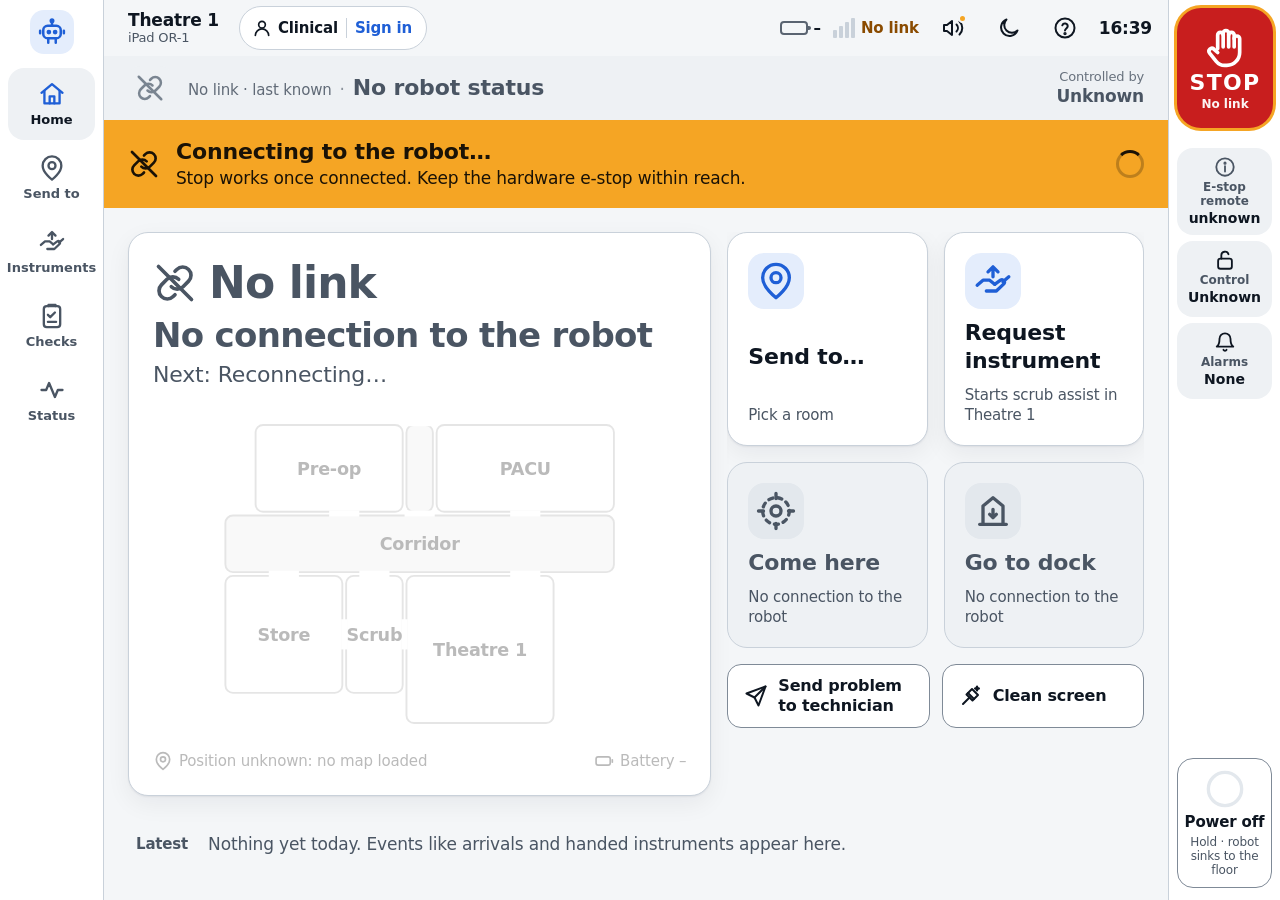
<file: app/index.html>
<!doctype html>
<html lang="en-GB" data-theme="light">
<head>
<meta charset="utf-8">
<title>G1 Theatre</title>
<meta name="viewport" content="width=device-width, initial-scale=1, viewport-fit=cover, user-scalable=no">
<meta name="description" content="Controller for the G1 theatre robot in the surgical wing.">
<meta name="apple-mobile-web-app-capable" content="yes">
<meta name="mobile-web-app-capable" content="yes">
<meta name="apple-mobile-web-app-title" content="G1 Theatre">
<meta name="apple-mobile-web-app-status-bar-style" content="black-translucent">
<meta name="format-detection" content="telephone=no">
<meta name="theme-color" content="#F4F6F8" id="meta-theme">
<link rel="manifest" href="manifest.webmanifest">
<link rel="icon" href="icons/icon.svg" type="image/svg+xml">
<link rel="apple-touch-icon" href="icons/apple-touch-icon-180.png">
<script>
  // Theme before first paint: never a white flash in Theatre dim (05 §10).
  (function () {
    var t = 'light';
    try { t = JSON.parse(localStorage.getItem('g1.theme')) || 'light'; } catch (e) {}
    if (t !== 'dim') t = 'light';
    document.documentElement.dataset.theme = t;
    document.documentElement.style.background = t === 'dim' ? '#07090C' : '#F4F6F8';
    var m = document.getElementById('meta-theme'); if (m) m.content = t === 'dim' ? '#07090C' : '#F4F6F8';
    try { if (JSON.parse(localStorage.getItem('g1.mirror'))) document.documentElement.dataset.mirror = '1'; } catch (e) {}
  })();
</script>
<link rel="stylesheet" href="css/tokens.css">
<link rel="stylesheet" href="css/app.css">
</head>
<body>
<div id="app" data-role="clinical" data-fam="unknown" data-screen="home">
  <nav id="navrail" aria-label="Screens"></nav>
  <header id="statusbar"></header>
  <div id="ribbon" role="status" aria-live="polite"></div>
  <div id="banners"></div>
  <main id="main" tabindex="-1"></main>
  <div id="float-host"></div>
  <aside id="safety" aria-label="Safety controls"></aside>
  <div id="across" hidden></div>
  <div id="sheet-host" hidden></div>
  <div id="toast-host" aria-live="polite"></div>
</div>
<div id="clean-lock" hidden></div>
<noscript><p style="font:17px system-ui;padding:24px">This app needs JavaScript.</p></noscript>
<script type="module" src="js/main.js"></script>
</body>
</html>
</file>
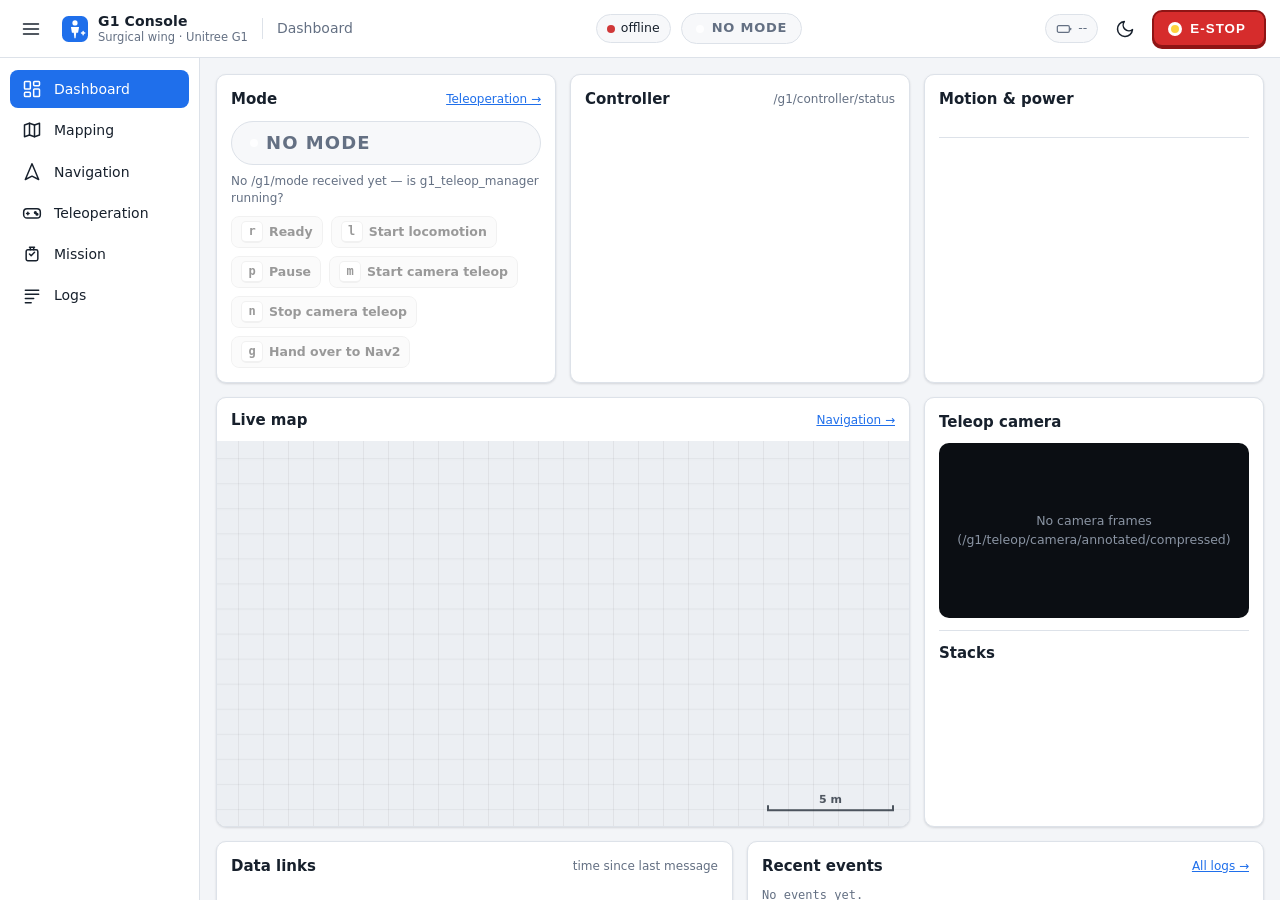
<file: web/index.html>
<!doctype html>
<html lang="en">
<head>
  <meta charset="utf-8">
  <meta name="viewport" content="width=device-width, initial-scale=1">
  <title>G1 Hospital Console</title>
  <link rel="icon" href="img/icon.svg" type="image/svg+xml">
  <link rel="stylesheet" href="css/app.css">
  <script>
    // apply the saved theme before first paint
    try {
      const t = localStorage.getItem('g1.theme');
      if (t) document.documentElement.dataset.theme = t;
    } catch (e) {}
  </script>
</head>
<body>
  <div id="app">
    <header class="topbar">
      <button class="icon-btn" id="nav-toggle" title="Menu" aria-label="Toggle menu">
        <svg viewBox="0 0 24 24"><path d="M3 6h18M3 12h18M3 18h18"/></svg>
      </button>
      <div class="brand">
        <img src="img/icon.svg" alt="" width="26" height="26">
        <div>
          <div class="brand-name">G1 Console</div>
          <div class="brand-sub">Surgical wing · Unitree G1</div>
        </div>
      </div>
      <div class="crumb" id="page-title">Dashboard</div>
      <div class="topbar-center">
        <span class="pill" id="conn-pill"><span class="dot"></span><span class="txt">connecting</span></span>
        <span class="mode-badge" id="mode-badge" data-mode="none">NO MODE</span>
        <span class="pill" id="nav-pill" hidden></span>
      </div>
      <div class="topbar-right">
        <span class="pill subtle" id="mock-pill" hidden title="Server started with --mock">MOCK ROBOT</span>
        <span class="pill subtle" id="batt-pill" title="Battery">
          <svg viewBox="0 0 24 24" class="ico"><rect x="2" y="7" width="18" height="10" rx="2"/><path d="M22 11v2"/></svg>
          <span class="txt">--</span>
        </span>
        <button class="icon-btn" id="theme-toggle" title="Toggle light / dark" aria-label="Toggle theme">
          <svg viewBox="0 0 24 24"><path d="M21 12.8A9 9 0 1 1 11.2 3a7 7 0 0 0 9.8 9.8z"/></svg>
        </button>
        <button class="estop" id="estop" title="Emergency stop: any mode -> DAMP (key x)">
          <span class="estop-ring"></span>E-STOP
        </button>
      </div>
    </header>

    <nav class="sidebar" id="sidebar">
      <a href="#/dashboard" data-page="dashboard">
        <svg viewBox="0 0 24 24"><rect x="3" y="3" width="7" height="9" rx="1"/><rect x="14" y="3" width="7" height="5" rx="1"/><rect x="14" y="12" width="7" height="9" rx="1"/><rect x="3" y="16" width="7" height="5" rx="1"/></svg>
        <span>Dashboard</span></a>
      <a href="#/mapping" data-page="mapping">
        <svg viewBox="0 0 24 24"><path d="M9 4 3 6v14l6-2 6 2 6-2V4l-6 2-6-2z"/><path d="M9 4v14M15 6v14"/></svg>
        <span>Mapping</span></a>
      <a href="#/navigation" data-page="navigation">
        <svg viewBox="0 0 24 24"><path d="M12 2 4 21l8-4 8 4-8-19z"/></svg>
        <span>Navigation</span></a>
      <a href="#/teleop" data-page="teleop">
        <svg viewBox="0 0 24 24"><rect x="2" y="7" width="20" height="11" rx="4"/><path d="M7 11v3M5.5 12.5h3"/><circle cx="16" cy="11.5" r="1"/><circle cx="18" cy="13.5" r="1"/></svg>
        <span>Teleoperation</span></a>
      <a href="#/mission" data-page="mission">
        <svg viewBox="0 0 24 24"><path d="M9 4h6M10 4v3M14 4v3"/><rect x="5" y="7" width="14" height="13" rx="2"/><path d="M9 12l2 2 4-4"/></svg>
        <span>Mission</span></a>
      <a href="#/logs" data-page="logs">
        <svg viewBox="0 0 24 24"><path d="M4 5h16M4 10h16M4 15h10M4 20h7"/></svg>
        <span>Logs</span></a>
      <div class="sidebar-foot" id="sidebar-foot"></div>
    </nav>

    <main id="main"></main>
    <div id="toasts" aria-live="polite"></div>
    <div id="conn-banner" hidden>Connection to the robot server lost. Reconnecting…</div>
  </div>
  <script type="module" src="js/main.js"></script>
</body>
</html>
</file>
<file: app/css/tokens.css>
/* G1 Theatre app: design tokens (docs/ui/05_design_direction.md §2-§5, §9).
   Two themes: Light (bright theatre, corridors, workshop) and Theatre dim (laparoscopic / robotic cases).
   The theme is set on <html data-theme="light|dim"> before first paint (index.html), so there is no white flash.
   Every state colour is semantic and always paired with an icon and a word (CVD rule, 05 §3.3). */

:root {
  /* ---------- neutrals (Light) ---------- */
  --bg: #F4F6F8;
  --surface: #FFFFFF;
  --surface-2: #EEF1F4;
  --surface-3: #E3E8ED;          /* pressed / selected tile */
  --border: #C9D1DA;             /* decorative hairlines only */
  --border-strong: #7F8A97;      /* control outlines: >= 3:1 against bg and surface (WCAG 1.4.11) */
  --text: #0E1621;
  --text-2: #4A5563;
  --text-on-fill: #FFFFFF;
  --scrim: rgba(14, 22, 33, 0.38);
  --shadow: 0 1px 2px rgba(14, 22, 33, 0.06), 0 8px 24px rgba(14, 22, 33, 0.06);

  /* ---------- state colours (Light) ---------- */
  --robot-driving: #1F5FD6;      /* NAV / AUTO: the robot is driving */
  --robot-driving-soft: #E4EDFC;
  --person-driving: #B0307A;     /* LOCO / MANIP: a person is driving (+ stripes + hand icon) */
  --person-driving-soft: #F8E6F0;
  --standby: #516173;            /* STAND */
  --standby-soft: #E6EAEF;
  --off: #7A8591;                /* DAMP (non-text only) */
  --off-soft: #ECEEF1;
  --ok: #0B7A5C;
  --ok-soft: #E1F2EC;
  --alarm-high: #C81E1E;         /* High alarm text; Stop fill */
  --alarm-high-fill: #C81E1E;
  --alarm-high-soft: #FBE7E6;
  --alarm-med: #8A4B00;          /* Medium alarm text */
  --alarm-med-fill: #F5A524;
  --alarm-med-soft: #FDF1DC;
  --on-alarm-med: #1A1206;       /* dark text on amber fill, 8.9:1 */
  --alarm-low: #0B6A80;
  --alarm-low-fill: #2CC5DD;
  --alarm-low-soft: #DFF4F8;
  --on-alarm-low: #06222A;
  --accent: var(--robot-driving);
  --focus: #1F5FD6;
  --stripe: rgba(255, 255, 255, 0.14);

  /* camera / photos: full brightness in Light */
  --media-dim: 1;

  /* map */
  --map-bg: #E9EDF1;
  --map-free: #FFFFFF;
  --map-occ: #56606E;
  --map-unknown: #DDE2E8;
  --map-room: #FFFFFF;
  --map-room-edge: #B7C1CC;
  --map-grid: rgba(14, 22, 33, 0.05);

  /* ---------- type (05 §2): pt = CSS px on iPad ---------- */
  --font: -apple-system, system-ui, "SF Pro Text", "Segoe UI", Roboto, "Helvetica Neue", Arial, sans-serif;
  --font-display: -apple-system, system-ui, "SF Pro Display", "Segoe UI", Roboto, "Helvetica Neue", Arial, sans-serif;
  --font-mono: ui-monospace, "SF Mono", SFMono-Regular, Menlo, "DejaVu Sans Mono", monospace;
  --t-display-xl: 600 88px/96px var(--font-display);
  --t-display: 600 56px/64px var(--font-display);
  --t-hero: 600 44px/52px var(--font-display);
  --t-title-1: 600 34px/40px var(--font-display);
  --t-title-2: 600 28px/34px var(--font-display);
  --t-title-3: 500 22px/28px var(--font);
  --t-body: 400 17px/24px var(--font);
  --t-callout: 400 15px/20px var(--font);
  --t-caption: 500 13px/16px var(--font);

  /* ---------- space (4-pt base) ---------- */
  --s-1: 4px; --s-2: 8px; --s-3: 12px; --s-4: 16px; --s-5: 20px; --s-6: 24px; --s-8: 32px; --s-10: 40px; --s-12: 48px;

  /* ---------- shape ---------- */
  --r-card: 20px;
  --r-btn: 14px;
  --r-pill: 999px;

  /* ---------- targets (05 §5) ---------- */
  --tap-clinical: 64px;
  --tap-operator: 56px;
  --tap-tech: 44px;
  --tile: 144px;

  /* ---------- chrome sizes (05 §6) ---------- */
  --nav-w: 104px;
  --rail-w: 112px;
  --bar-h: 56px;
  --ribbon-h: 64px;
  --tabbar-h: 72px;
  --band-h: 104px;

  /* ---------- motion (05 §8) ---------- */
  --ease: cubic-bezier(0.2, 0, 0, 1);
  --t-push: 220ms;
  --t-sweep: 300ms;
  --t-fade: 400ms;

  color-scheme: light;
}

:root[data-theme="dim"] {
  --bg: #07090C;
  --surface: #10141A;
  --surface-2: #171C24;
  --surface-3: #1E2530;
  --border: #2A3342;
  --border-strong: #56627A;
  --text: #D9DEE6;
  --text-2: #8E99A8;
  --text-on-fill: #FFFFFF;
  --scrim: rgba(0, 0, 0, 0.55);
  --shadow: none;

  --robot-driving: #6B9BFF;
  --robot-driving-soft: #132038;
  --person-driving: #FF7EB6;
  --person-driving-soft: #2E1424;
  --standby: #94A3B8;
  --standby-soft: #1A212B;
  --off: #6B7686;
  --off-soft: #151A21;
  --ok: #3CC59A;
  --ok-soft: #0F2620;
  --alarm-high: #FF5A4E;
  --alarm-high-fill: #D92D20;
  --alarm-high-soft: #2C1110;
  --alarm-med: #F5A524;
  --alarm-med-fill: #F5A524;
  --alarm-med-soft: #2A1E0A;
  --on-alarm-med: #1A1206;
  --alarm-low: #3FD0E6;
  --alarm-low-fill: #3FD0E6;
  --alarm-low-soft: #0C2328;
  --on-alarm-low: #06222A;
  --focus: #6B9BFF;
  --stripe: rgba(255, 255, 255, 0.07);

  --media-dim: 0.8;

  --map-bg: #0B0E13;
  --map-free: #151A22;
  --map-occ: #8E99A8;
  --map-unknown: #0B0E13;
  --map-room: #121720;
  --map-room-edge: #2A3342;
  --map-grid: rgba(217, 222, 230, 0.04);

  color-scheme: dark;
}

/* Fill colours used under white text: the Light fills are the text tokens; in dim the saturated
   text tokens are too light for white text, so fills get their own darker variants. */
:root { --fill-robot: #1F5FD6; --fill-person: #B0307A; --fill-standby: #516173; --fill-off: #5F6A76; --fill-ok: #0B7A5C; }
:root[data-theme="dim"] { --fill-robot: #2F63C9; --fill-person: #A8306F; --fill-standby: #3D4A5B; --fill-off: #353D48; --fill-ok: #11775A; }
</file>
<file: app/css/app.css>
/* G1 Theatre app. Layout (05 §6): landscape = nav rail 88 · content · safety rail 112;
   portrait = status bar · ribbon · content · tab bar 72 · safety band 104. Tokens in tokens.css. */

/* ================================================================== base */
*, *::before, *::after { box-sizing: border-box; }
html { height: 100%; background: var(--bg); -webkit-text-size-adjust: 100%; }
body {
  margin: 0; height: 100%; min-height: 100dvh; background: var(--bg); color: var(--text);
  font: var(--t-body); letter-spacing: -0.01em;
  -webkit-font-smoothing: antialiased; text-rendering: optimizeLegibility;
  overscroll-behavior: none; overflow: hidden;
  -webkit-tap-highlight-color: transparent; -webkit-touch-callout: none;
}
button, input, select, textarea { font: inherit; color: inherit; letter-spacing: inherit; }
button { touch-action: manipulation; -webkit-user-select: none; user-select: none; cursor: pointer; }
button:disabled, [aria-disabled="true"] { cursor: not-allowed; }
h1, h2, h3, p, ol, ul, dl, dd { margin: 0; }
ol, ul { padding: 0; list-style: none; }
img { max-width: 100%; }
[hidden] { display: none !important; }
.icw { display: inline-flex; flex: none; }
.ic { display: block; flex: none; }
.mono { font-family: var(--font-mono); font-size: 14px; line-height: 20px; letter-spacing: 0; }
.muted { color: var(--text-2); }
.num, .nu { font-variant-numeric: tabular-nums; }
.unit { font-weight: 400; color: var(--text-2); }
.small-note { font: var(--t-callout); display: flex; gap: 8px; align-items: flex-start; }
.lead { font: var(--t-title-3); font-weight: 400; color: var(--text); max-width: 60ch; }
.row { display: flex; align-items: center; }
.row.gap { gap: var(--s-3); }
.row.wrap { flex-wrap: wrap; }
.row.end { justify-content: flex-end; }
:focus-visible { outline: 3px solid var(--focus); outline-offset: 2px; border-radius: 8px; }
* { font-variant-numeric: tabular-nums; }
:root.theme-fade body, :root.theme-fade #app * { transition: background-color 300ms ease, color 300ms ease, border-color 300ms ease; }

/* ================================================================== app grid */
#app {
  position: fixed; inset: 0;
  display: grid;
  grid-template-columns: var(--nav-w) minmax(0, 1fr) var(--rail-w);
  grid-template-rows: var(--bar-h) var(--ribbon-h) auto minmax(0, 1fr);
  grid-template-areas: "nav bar safety" "nav ribbon safety" "nav banner safety" "nav main safety";
  padding: env(safe-area-inset-top, 0px) env(safe-area-inset-right, 0px) env(safe-area-inset-bottom, 0px) env(safe-area-inset-left, 0px);
  background: var(--bg);
}
:root[data-mirror="1"] #app {
  grid-template-columns: var(--rail-w) minmax(0, 1fr) var(--nav-w);
  grid-template-areas: "safety bar nav" "safety ribbon nav" "safety banner nav" "safety main nav";
}
#navrail { grid-area: nav; }
#statusbar { grid-area: bar; }
#ribbon { grid-area: ribbon; }
#banners { grid-area: banner; }
#main { grid-area: main; overflow: auto; -webkit-overflow-scrolling: touch; overscroll-behavior: contain; position: relative; outline: none; }
#safety { grid-area: safety; z-index: 50; }
/* overlays cover everything except the safety rail (S-3) */
#across, #sheet-host { grid-column: 1 / 3; grid-row: 1 / -1; z-index: 40; position: relative; }
:root[data-mirror="1"] #across, :root[data-mirror="1"] #sheet-host { grid-column: 2 / 4; }
#float-host { grid-area: main; position: relative; z-index: 44; pointer-events: none; transition: background-color 160ms; }
#float-host.scrim { background: var(--scrim); }
#float-host > * { pointer-events: auto; }
#toast-host { grid-column: 2; grid-row: 4; z-index: 45; position: relative; pointer-events: none; align-self: end; justify-self: center; display: flex; flex-direction: column; gap: 8px; padding-bottom: var(--s-6); }

/* ================================================================== nav rail */
#navrail { display: flex; flex-direction: column; align-items: stretch; background: var(--surface); border-right: 1px solid var(--border); padding: var(--s-2) 0; gap: var(--s-1); overflow-y: auto; }
:root[data-mirror="1"] #navrail { border-right: 0; border-left: 1px solid var(--border); }
.brand { height: 48px; display: grid; place-items: center; color: var(--accent); margin-bottom: var(--s-2); }
.brand-mark { width: 44px; height: 44px; border-radius: 14px; background: var(--robot-driving-soft); display: grid; place-items: center; }
.nav-items { display: flex; flex-direction: column; gap: 2px; padding: 0 var(--s-2); }
.nav-item {
  position: relative; display: flex; flex-direction: column; align-items: center; justify-content: center; gap: 4px;
  min-height: 72px; border-radius: 16px; color: var(--text-2); text-decoration: none; font: 600 13px/16px var(--font); letter-spacing: 0;
  transition: background-color 160ms var(--ease), color 160ms var(--ease);
}
.nav-item:active { background: var(--surface-2); }
.nav-item.active { color: var(--text); background: var(--surface-2); }
.nav-item.active .nav-ic { color: var(--accent); }
.nav-t { text-align: center; }
.nav-badge { position: absolute; top: 6px; right: 6px; font: 700 10px/14px var(--font); padding: 0 5px; border-radius: 999px; background: var(--surface-3); color: var(--text-2); letter-spacing: .02em; }

/* ================================================================== status bar */
#statusbar { display: flex; align-items: center; justify-content: space-between; gap: var(--s-4); padding: 0 var(--s-4) 0 var(--s-6); background: var(--bg); min-width: 0; }
.sb-left, .sb-right { display: flex; align-items: center; gap: var(--s-3); min-width: 0; }
.sb-place { display: flex; flex-direction: column; align-items: flex-start; background: none; border: 0; padding: 4px 8px 4px 0; min-height: 44px; justify-content: center; text-align: left; }
.sb-room { font: 600 17px/20px var(--font); white-space: nowrap; }
.sb-dev { font: 500 13px/16px var(--font); color: var(--text-2); white-space: nowrap; }
.chip { display: inline-flex; align-items: center; gap: 6px; height: 36px; padding: 0 12px; border-radius: var(--r-pill); font: 600 15px/20px var(--font); white-space: nowrap; }
.chip-role { background: var(--surface); border: 1px solid var(--border); min-height: 44px; height: 44px; padding: 0 14px 0 12px; }
.chip-role .chip-hint { color: var(--accent); font-weight: 600; padding-left: 8px; margin-left: 2px; border-left: 1px solid var(--border); }
.chip-role.role-operator { background: var(--person-driving-soft); border-color: transparent; }
.chip-role.role-technician { background: var(--surface-3); border-color: transparent; }
.chip-rec { background: var(--alarm-high-soft); color: var(--alarm-high); }
.rec-dot { width: 10px; height: 10px; border-radius: 50%; background: var(--alarm-high); display: inline-block; }
.chip-sim { background: var(--surface-2); color: var(--text-2); font-weight: 500; }
.sb-item { display: inline-flex; align-items: center; gap: 6px; font: 600 15px/20px var(--font); color: var(--text); white-space: nowrap; min-height: 44px; }
.sb-v { color: var(--text); }
.batt { position: relative; width: 28px; height: 14px; border: 2px solid currentColor; border-radius: 4px; display: inline-block; opacity: .9; }
.batt::after { content: ""; position: absolute; right: -5px; top: 3px; width: 3px; height: 4px; border-radius: 0 2px 2px 0; background: currentColor; }
.batt-fill { position: absolute; left: 1px; top: 1px; bottom: 1px; border-radius: 1.5px; background: currentColor; max-width: calc(100% - 2px); }
#sb-batt[data-level="low"] { color: var(--alarm-med); }
#sb-batt[data-level="high"] { color: var(--alarm-high); }
#sb-batt[data-level="unknown"] { color: var(--text-2); }
.bars { display: inline-flex; align-items: flex-end; gap: 2px; height: 20px; }
.bars i { width: 4px; border-radius: 1px; background: var(--border); display: block; }
.bars i.on { background: var(--text); }
#sb-link[data-q="0"] .sb-v { color: var(--alarm-med); }
.sb-btn { position: relative; width: 44px; height: 44px; border-radius: 12px; border: 0; background: transparent; display: grid; place-items: center; color: var(--text); }
.sb-btn:active { background: var(--surface-2); }
.sb-dot { position: absolute; top: 8px; right: 8px; width: 9px; height: 9px; border-radius: 50%; background: var(--alarm-med-fill); border: 2px solid var(--bg); }
.sb-clock { font: 600 17px/20px var(--font); min-width: 48px; text-align: right; }

/* ================================================================== mode ribbon */
.ribbon {
  --rb-bg: var(--fill-standby); --rb-fg: var(--text-on-fill);
  position: relative; display: flex; align-items: center; gap: var(--s-4); padding: 0 var(--s-6);
  background: var(--rb-bg); color: var(--rb-fg); overflow: hidden; min-width: 0;
}
.ribbon::before { content: ""; position: absolute; inset: 0; pointer-events: none; }
.ribbon.fam-robot { --rb-bg: var(--fill-robot); }
.ribbon.fam-person { --rb-bg: var(--fill-person); }
.ribbon.fam-person::before { background: repeating-linear-gradient(-45deg, transparent 0 14px, var(--stripe) 14px 28px); }
.ribbon.fam-standby { --rb-bg: var(--fill-standby); }
.ribbon.fam-stopped { --rb-bg: var(--alarm-high-fill); }
.ribbon.fam-off { --rb-bg: var(--surface); --rb-fg: var(--text); box-shadow: inset 0 0 0 2px var(--off); }
.ribbon.fam-unknown { --rb-bg: var(--surface-2); --rb-fg: var(--text-2); }
#app[data-alarm="high"] .ribbon { --rb-bg: var(--alarm-high-fill); --rb-fg: var(--text-on-fill); box-shadow: none; }
/* the only big motion in the app: a colour sweep on a family change (HF-18) */
.ribbon.sweep::after { content: ""; position: absolute; inset: 0; background: var(--rb-bg); transform-origin: left; animation: sweep var(--t-sweep) var(--ease) both; mix-blend-mode: normal; opacity: .0; }
.ribbon.sweep { animation: sweep-in var(--t-sweep) var(--ease); }
@keyframes sweep-in { from { clip-path: inset(0 100% 0 0); } to { clip-path: inset(0 0 0 0); } }
.rb-icon { position: relative; flex: none; width: 44px; height: 44px; border-radius: 12px; display: grid; place-items: center; background: rgba(255,255,255,.14); }
.ribbon.fam-off .rb-icon, .ribbon.fam-unknown .rb-icon { background: var(--surface-2); color: var(--off); }
.rb-main { position: relative; min-width: 0; flex: 1; display: flex; flex-direction: column; gap: 1px; }
.rb-mode { display: flex; align-items: baseline; gap: 8px; min-width: 0; white-space: nowrap; overflow: hidden; }
.rb-fam { font: 500 15px/20px var(--font); opacity: .86; }
.rb-sep { opacity: .6; }
.rb-text { font: 600 22px/28px var(--font-display); overflow: hidden; text-overflow: ellipsis; }
.rb-meta { font: 500 17px/24px var(--font); opacity: .9; }
.rb-changed { font: 500 13px/16px var(--font); opacity: .82; white-space: nowrap; overflow: hidden; text-overflow: ellipsis; }
.rb-changed.fresh { opacity: 1; font-weight: 600; }
.rb-ctrl { position: relative; flex: none; display: flex; flex-direction: column; align-items: flex-end; text-align: right; }
.rb-k { font: 500 13px/16px var(--font); opacity: .82; }
.rb-v { font: 600 17px/22px var(--font); max-width: 260px; white-space: nowrap; overflow: hidden; text-overflow: ellipsis; }

/* ================================================================== banners */
#banners { display: flex; flex-direction: column; }
.banner { display: flex; align-items: center; flex-wrap: wrap; gap: var(--s-3) var(--s-4); padding: var(--s-3) var(--s-6); min-height: 88px; }
.bn-icon { flex: none; }
.bn-text { flex: 1 1 420px; min-width: 0; }
.bn-who { font-weight: 600; }
.bn-what { font: 600 22px/28px var(--font-display); }
.bn-do { font: var(--t-body); }
.bn-ack { font-weight: 400; font-size: 17px; }
.bn-actions { display: flex; gap: var(--s-3); flex-wrap: wrap; justify-content: flex-end; margin-left: auto; }
.banner-link { background: var(--alarm-med-fill); color: var(--on-alarm-med); }
.banner-link .bn-spin { width: 28px; height: 28px; border-radius: 50%; border: 3px solid rgba(26,18,6,.25); border-top-color: var(--on-alarm-med); animation: spin 1s linear infinite; flex: none; }
@keyframes spin { to { transform: rotate(360deg); } }
.banner-info { background: var(--surface-2); color: var(--text); min-height: 64px; }
/* IEC 60601-1-8 by analogy: High red 2 Hz (50 % duty), Medium amber 0.6 Hz, Low cyan steady */
.banner-alarm.pri-high { background: var(--alarm-high-fill); color: var(--text-on-fill); animation: flash-high .5s steps(1, end) infinite; }
.banner-alarm.pri-medium { background: var(--alarm-med-fill); color: var(--on-alarm-med); animation: flash-med 1.667s steps(1, end) infinite; }
.banner-alarm.pri-low { background: var(--alarm-low-soft); color: var(--text); min-height: 64px; box-shadow: inset 6px 0 0 var(--alarm-low-fill); }
.banner-alarm.pri-low .bn-icon { color: var(--alarm-low); }
.banner-alarm.acked { animation: none; }
.banner-alarm.pri-high.acked { background: var(--alarm-high-soft); color: var(--text); box-shadow: inset 6px 0 0 var(--alarm-high-fill); }
.banner-alarm.pri-high.acked .bn-icon { color: var(--alarm-high); }
.banner-alarm.pri-medium.acked { background: var(--alarm-med-soft); color: var(--text); box-shadow: inset 6px 0 0 var(--alarm-med-fill); }
@keyframes flash-high { 0% { background: var(--alarm-high-fill); } 50% { background: #8F1414; } }
@keyframes flash-med { 0% { background: var(--alarm-med-fill); } 50% { background: #C98414; } }

/* ================================================================== buttons */
.btn {
  display: inline-flex; align-items: center; justify-content: center; gap: 10px; border-radius: var(--r-btn);
  border: 1px solid transparent; padding: 0 20px; font: 600 17px/22px var(--font); white-space: nowrap;
  transition: transform 90ms var(--ease), background-color 120ms var(--ease), opacity 120ms; text-decoration: none; color: inherit;
}
.btn:active:not(:disabled) { transform: scale(.97); }
.btn:disabled { opacity: .45; }
.btn-clinical { min-height: var(--tap-clinical); min-width: 160px; font-size: 19px; }
.btn-operator { min-height: var(--tap-operator); }
.btn-tech { min-height: var(--tap-tech); padding: 0 14px; font-size: 15px; gap: 8px; }
.btn-xl { min-height: 88px; min-width: 200px; font-size: 22px; border-radius: 18px; }
.btn-block { width: 100%; }
.btn-primary { background: var(--fill-robot); color: #fff; }
.btn-secondary { background: var(--surface); border-color: var(--border-strong); color: var(--text); }
.btn-ghost { background: transparent; color: var(--accent); }
.btn-ghost:active { background: var(--surface-2); }
.btn-onfill { background: rgba(255,255,255,.95); color: #0E1621; }
.btn-onfill-ghost { background: transparent; border-color: currentColor; color: inherit; }
.btn[aria-label]:not(:has(.btn-label)) { padding: 0; min-width: var(--tap-operator); }
.chip-btn { display: inline-flex; align-items: center; gap: 8px; min-height: 64px; padding: 0 22px; border-radius: 18px; border: 1px solid var(--border-strong); background: var(--surface); font: 600 17px/22px var(--font); }
.chip-btn.on { background: var(--fill-robot); color: #fff; border-color: transparent; }
.chips { display: flex; flex-wrap: wrap; gap: var(--s-3); }
.toggle-btn { min-height: 56px; padding: 0 16px; border-radius: 14px; border: 1px solid var(--border-strong); background: var(--surface); display: inline-flex; align-items: center; gap: 8px; font: 600 15px/20px var(--font); }
.toggle-btn.on { background: var(--person-driving-soft); border-color: var(--person-driving); }

/* segmented */
.seg { display: inline-flex; align-items: center; gap: 4px; padding: 4px; border-radius: 16px; background: var(--surface-2); flex-wrap: wrap; }
.seg-k { font: 600 15px/20px var(--font); color: var(--text-2); padding: 0 10px 0 8px; }
.seg-b { min-height: 48px; padding: 0 16px; border: 0; border-radius: 12px; background: transparent; font: 600 16px/20px var(--font); display: inline-flex; align-items: center; gap: 8px; color: var(--text-2); }
.seg-b.on { background: var(--surface); color: var(--text); box-shadow: 0 1px 2px rgba(14,22,33,.12); }
.seg-b:disabled { opacity: .5; }
.seg-lg .seg-b { min-height: 56px; font-size: 17px; }
.seg-tabs { width: 100%; }

/* inputs */
.input { min-height: 52px; border-radius: 12px; border: 1px solid var(--border-strong); background: var(--surface); padding: 0 14px; font: var(--t-body); width: 100%; -webkit-user-select: text; user-select: text; }
.field { display: flex; flex-direction: column; gap: 6px; }
.field-k { font: 600 15px/20px var(--font); color: var(--text-2); }

/* toggle switch */
.toggle { width: 64px; height: 40px; border-radius: 999px; border: 0; background: var(--surface-3); position: relative; flex: none; transition: background-color 160ms; }
.toggle .tg-knob { position: absolute; top: 4px; left: 4px; width: 32px; height: 32px; border-radius: 50%; background: #fff; box-shadow: 0 1px 3px rgba(0,0,0,.25); transition: transform 160ms var(--ease); }
.toggle.on { background: var(--fill-ok); }
.toggle.on .tg-knob { transform: translateX(24px); }

/* notes, pills */
.note { display: flex; gap: 10px; align-items: flex-start; padding: 12px 14px; border-radius: 14px; font: var(--t-body); }
.note .icw { margin-top: 1px; }
.note-info { background: var(--surface-2); color: var(--text); }
.note-warn { background: var(--alarm-med-soft); color: var(--text); }
.note-warn .icw { color: var(--alarm-med); }
.pill { display: inline-flex; align-items: center; gap: 6px; height: 32px; padding: 0 12px; border-radius: 999px; font: 600 15px/20px var(--font); background: var(--surface-2); color: var(--text); white-space: nowrap; }
.pill-ok { background: var(--ok-soft); color: var(--ok); }
.pill-med { background: var(--alarm-med-soft); color: var(--alarm-med); }
.pill-high { background: var(--alarm-high-soft); color: var(--alarm-high); }
.pill-robot { background: var(--robot-driving-soft); color: var(--robot-driving); }
.pill-unk { background: var(--surface-2); color: var(--text-2); }
.pill-rec { background: var(--alarm-high-soft); color: var(--alarm-high); }

/* cards */
.card { background: var(--surface); border-radius: var(--r-card); padding: var(--s-5); box-shadow: var(--shadow); border: 1px solid var(--border); display: flex; flex-direction: column; gap: var(--s-3); min-width: 0; }
:root[data-theme="dim"] .card { border-color: var(--border); }
.card-h { display: flex; align-items: center; justify-content: space-between; gap: var(--s-3); }
.card-h h2, .sec-t { font: var(--t-title-3); font-weight: 600; display: flex; align-items: center; gap: 8px; }
.empty { display: flex; flex-direction: column; align-items: center; gap: 8px; padding: var(--s-8); text-align: center; color: var(--text-2); }
.empty-t { font: var(--t-title-3); font-weight: 600; color: var(--text); }
.empty-s { max-width: 44ch; }

/* ================================================================== screens (common) */
.screen { padding: var(--s-6); display: flex; flex-direction: column; gap: var(--s-5); min-height: 100%; opacity: 0; transform: translateY(12px); transition: opacity var(--t-push) var(--ease), transform var(--t-push) var(--ease); }
.screen.in { opacity: 1; transform: none; }
.screen-head { display: flex; align-items: flex-end; justify-content: space-between; gap: var(--s-4); flex-wrap: wrap; }
.screen-head h1 { font: var(--t-title-1); letter-spacing: -0.02em; text-wrap: balance; }
.screen-head p { margin-top: 4px; }

/* ================================================================== home */
.home { display: grid; grid-template-columns: minmax(0, 7fr) minmax(0, 5fr); grid-template-rows: minmax(0, 1fr) auto; grid-template-areas: "hero side" "tl tl"; gap: var(--s-4); height: 100%; }
.screen-home { padding: var(--s-6); height: 100%; min-height: 0; }
.hero { grid-area: hero; display: grid; grid-template-rows: auto minmax(0, 1fr); gap: var(--s-4); padding: var(--s-6); min-height: 0; overflow: auto; }
.hero[data-level="stopped"] { background: linear-gradient(0deg, var(--surface), var(--surface)) padding-box; box-shadow: inset 0 0 0 2px var(--alarm-high-fill), var(--shadow); }
.hero[data-level="alarm"] { box-shadow: inset 0 0 0 3px var(--alarm-high-fill), var(--shadow); }
.hero[data-level="needs"] { box-shadow: inset 0 0 0 2px var(--alarm-med-fill), var(--shadow); }
.hero-text { display: flex; flex-direction: column; gap: 6px; }
.hero-status { display: flex; align-items: center; gap: 12px; font: var(--t-hero); letter-spacing: -0.02em; }
.hero-status.st-ok { color: var(--ok); }
.hero-status.st-needs { color: var(--alarm-med); }
.hero-status.st-stopped, .hero-status.st-alarm { color: var(--alarm-high); }
.hero-status.st-unknown { color: var(--text-2); }
.hero-activity { font: var(--t-title-1); letter-spacing: -0.02em; text-wrap: balance; }
.hero-next { font: var(--t-title-3); color: var(--text-2); font-weight: 400; }
.hero-progress:empty, .hero-recover:empty, .hero-note:empty { display: none; }
.hero-progress, .hero-recover, .hero-note { margin-top: var(--s-2); display: flex; flex-direction: column; gap: var(--s-3); }
.bar { height: 12px; border-radius: 999px; background: var(--surface-2); overflow: hidden; }
.bar > span { display: block; height: 100%; border-radius: inherit; background: var(--robot-driving); transition: width 1s linear; }
.bar-meta { display: flex; justify-content: space-between; font: var(--t-title-3); font-weight: 500; color: var(--text-2); }
.bar-meta .eta { color: var(--text); font-weight: 600; }
.hero-map { position: relative; min-height: 0; container-type: size; display: flex; flex-direction: column; gap: 8px; }
.hero-plan { flex: 1; min-height: 0; max-height: 360px; }
@container (max-height: 110px) { .hero-plan { display: none; } }
.hero-where { display: flex; justify-content: space-between; gap: 12px; font: 500 15px/20px var(--font); color: var(--text-2); }
.hero-where span { display: inline-flex; align-items: center; gap: 6px; }
.batt-t.lvl-low { color: var(--alarm-med); }
.batt-t.lvl-high { color: var(--alarm-high); }
.home-side { grid-area: side; display: flex; flex-direction: column; gap: var(--s-4); }
.tiles { display: grid; grid-template-columns: 1fr 1fr; gap: var(--s-4); }
.tile {
  display: flex; flex-direction: column; align-items: flex-start; justify-content: space-between; gap: 10px;
  min-height: var(--tile); padding: var(--s-5); border-radius: var(--r-card); border: 1px solid var(--border); background: var(--surface);
  text-align: left; box-shadow: var(--shadow); transition: transform 90ms var(--ease), background-color 120ms;
}
.tile:active { transform: scale(.975); background: var(--surface-3); }
.tile-ic { color: var(--accent); width: 56px; height: 56px; border-radius: 16px; background: var(--robot-driving-soft); display: grid; place-items: center; }
.tile-t { font: var(--t-title-3); font-weight: 600; }
.tile-sub { font: var(--t-callout); color: var(--text-2); }
.tile.blocked { background: var(--surface-2); box-shadow: none; }
.tile.blocked .tile-ic { background: var(--surface-3); color: var(--text-2); }
.tile.blocked .tile-t { color: var(--text-2); }
.home-extras { display: grid; grid-template-columns: 1fr 1fr; gap: var(--s-3); }
.home-extras .btn { min-width: 0; white-space: normal; text-align: left; justify-content: flex-start; padding: 8px 16px; line-height: 20px; font-size: 16px; }
.timeline { grid-area: tl; display: flex; align-items: center; gap: var(--s-5); min-height: 64px; padding: 0 var(--s-2); }
.tl-h { font: 600 15px/20px var(--font); color: var(--text-2); flex: none; }
.tl-strip { display: flex; gap: var(--s-6); overflow: hidden; min-width: 0; }
.tl-strip li { display: inline-flex; align-items: center; gap: 8px; white-space: nowrap; color: var(--text); min-width: 0; flex-shrink: 1; }
.tl-strip li:first-child { flex-shrink: 0; }
.tl-x { overflow: hidden; text-overflow: ellipsis; }
.tl-strip .icw { color: var(--text-2); }
.tl-t { font-weight: 600; color: var(--text-2); font-variant-numeric: tabular-nums; }
.tl-by { color: var(--text-2); }
.tl-empty { color: var(--text-2); }
.tl-list { display: flex; flex-direction: column; gap: 8px; }
.tl-list li { display: flex; gap: 10px; align-items: center; }
.tl-list li.lvl-needs .icw { color: var(--alarm-med); }
.req-steps { display: flex; gap: 6px; align-items: center; flex-wrap: wrap; }
.req-steps li { display: inline-flex; align-items: center; gap: 6px; padding: 6px 12px 6px 6px; border-radius: 999px; background: var(--surface-2); font: 600 15px/20px var(--font); color: var(--text-2); }
.rs-dot { width: 22px; height: 22px; border-radius: 50%; border: 2px solid var(--border-strong); display: grid; place-items: center; }
.req-steps .rs-done { color: var(--text); }
.req-steps .rs-done .rs-dot { background: var(--ok); border-color: var(--ok); color: #fff; }
.req-steps .rs-now { background: var(--robot-driving-soft); color: var(--robot-driving); }
.req-steps .rs-now .rs-dot { border-color: var(--robot-driving); background: radial-gradient(circle, var(--robot-driving) 0 5px, transparent 6px); }

/* floor plan */
.fp { width: 100%; height: 100%; display: block; }
.fp-room { fill: var(--map-room); stroke: var(--map-room-edge); stroke-width: 1.5; }
.fp-room.fp-corr { fill: var(--surface-2); }
.fp-room.fp-hl { fill: var(--robot-driving-soft); stroke: var(--robot-driving); stroke-width: 2.5; }
.fp-door { stroke: var(--surface); stroke-width: 5; }
.fp-label { fill: var(--text-2); font: 600 14px var(--font); }
.fp-label-hl { fill: var(--robot-driving); }
.fp-path { fill: none; stroke: var(--robot-driving); stroke-width: 3.5; stroke-linecap: round; stroke-linejoin: round; stroke-dasharray: 1 7; }
.fp-dest circle { fill: var(--surface); stroke: var(--robot-driving); stroke-width: 3; }
.fp-dest .fp-pin-dot, .fp-pin .fp-pin-dot { fill: var(--robot-driving); stroke: none; }
.fp-pin circle { fill: var(--surface); stroke: var(--robot-driving); stroke-width: 3; }
.fp-robot-halo { fill: var(--robot-driving); opacity: .16; }
.fp-robot-body { fill: var(--robot-driving); stroke: var(--surface); stroke-width: 3; }
.fp-robot-dir { stroke: var(--robot-driving); stroke-width: 4; stroke-linecap: round; }
#app[data-fam="person"] .fp-robot-body, #app[data-fam="person"] .fp-robot-dir { fill: var(--person-driving); stroke: var(--person-driving); }
#app[data-fam="person"] .fp-robot-halo { fill: var(--person-driving); }

/* ================================================================== slide + hold */
.slide {
  --sl: var(--fill-standby);
  position: relative; height: 72px; border-radius: 20px; background: var(--surface-2); border: 1px solid var(--border);
  overflow: hidden; touch-action: none; min-width: 280px; user-select: none; -webkit-user-select: none;
}
.slide-robot { --sl: var(--fill-robot); }
.slide-person { --sl: var(--fill-person); }
.slide-standby { --sl: var(--fill-standby); }
.slide-fill { position: absolute; left: 0; top: 0; bottom: 0; width: 0; background: var(--sl); opacity: .18; }
.slide-text { position: absolute; inset: 0 16px 0 88px; display: flex; flex-direction: column; justify-content: center; pointer-events: none; }
.slide-main { font: 600 18px/22px var(--font); color: var(--text); }
.slide-sub { font: 500 14px/18px var(--font); color: var(--text-2); }
.slide-thumb { position: absolute; left: 4px; top: 4px; width: 64px; height: 62px; border-radius: 16px; background: var(--sl); color: #fff; display: grid; place-items: center; touch-action: none; cursor: grab; box-shadow: 0 2px 6px rgba(0,0,0,.2); }
.slide.snap .slide-thumb, .slide.snap .slide-fill { transition: transform 200ms var(--ease), width 200ms var(--ease); }
.slide.done .slide-fill { opacity: .35; }
.slide[aria-disabled="true"] { opacity: .5; }
.slide[aria-disabled="true"] .slide-thumb { background: var(--text-2); }
.hold { position: relative; display: flex; align-items: center; gap: 10px; border: 1px solid var(--border-strong); background: var(--surface); border-radius: 16px; padding: 8px 10px; text-align: left; touch-action: none; }
.hold-ring svg { display: block; transform: rotate(-90deg); }
.hold-bg { fill: none; stroke: var(--surface-3); stroke-width: 4; }
.hold-fg { fill: none; stroke: var(--text); stroke-width: 4; stroke-linecap: round; }
.hold.holding { background: var(--surface-2); }
.hold.fired .hold-fg { stroke: var(--ok); }
.hold-inline { min-height: 44px; padding: 2px 12px 2px 4px; }
.hold-inline .hold-ring svg { width: 36px; height: 36px; }
.hold-word { font: 600 15px/18px var(--font); }
.hold-sub { font: 500 13px/16px var(--font); color: var(--text-2); }

/* ================================================================== safety rail */
#safety { display: flex; flex-direction: column; gap: var(--s-3); padding: var(--s-2) var(--s-2) var(--s-3); background: var(--surface); border-left: 1px solid var(--border); }
:root[data-mirror="1"] #safety { border-left: 0; border-right: 1px solid var(--border); }
.stop-zone { padding: 0 0 var(--s-2); }
.stop {
  width: 96px; height: 120px; margin: 0 auto; border-radius: 24px; border: 0; background: var(--alarm-high-fill); color: #fff;
  display: flex; flex-direction: column; align-items: center; justify-content: center; gap: 2px; touch-action: none;
  box-shadow: 0 1px 0 rgba(255,255,255,.2) inset, 0 6px 16px rgba(200,30,30,.28);
  transition: transform 80ms var(--ease), filter 80ms;
}
.stop:active, .stop.fired { transform: scale(.96); filter: brightness(.88); }
.stop-word { font: 800 22px/24px var(--font-display); letter-spacing: .06em; }
.stop-sub { font: 600 12px/14px var(--font); opacity: .95; letter-spacing: 0; }
.stop.offline { box-shadow: 0 0 0 3px var(--alarm-med-fill); }
:root[data-theme="dim"] .stop { box-shadow: 0 0 0 1px rgba(255,255,255,.08) inset; }
.rail-group { display: flex; flex-direction: column; gap: 6px; }
.rail-item { display: flex; flex-direction: column; align-items: center; gap: 2px; min-height: 76px; padding: 8px 4px; border-radius: 16px; border: 0; background: var(--surface-2); color: var(--text); text-align: center; }
button.rail-item:active { background: var(--surface-3); }
.rail-k { font: 600 12px/14px var(--font); color: var(--text-2); letter-spacing: 0; }
.rail-v { font: 600 14px/17px var(--font); letter-spacing: 0; overflow-wrap: anywhere; }
.rail-estop[data-level="ok"] .ic { color: var(--ok); }
.rail-estop[data-level="alarm"] { background: var(--alarm-high-soft); }
.rail-estop[data-level="alarm"] .ic, .rail-estop[data-level="alarm"] .rail-v { color: var(--alarm-high); }
.rail-estop[data-level="warn"] { background: var(--alarm-med-soft); }
.rail-estop[data-level="warn"] .ic { color: var(--alarm-med); }
.rail-estop[data-level="unknown"] .ic { color: var(--text-2); }
.rail-lease[data-you="1"] { background: var(--person-driving-soft); }
.rail-lease[data-you="1"] .ic { color: var(--person-driving); }
.rail-alarms[data-level="high"] { background: var(--alarm-high-fill); color: #fff; }
.rail-alarms[data-level="high"] .rail-k { color: #fff; }
.rail-alarms[data-level="medium"] { background: var(--alarm-med-fill); color: var(--on-alarm-med); }
.rail-alarms[data-level="medium"] .rail-k { color: var(--on-alarm-med); }
.rail-alarms[data-level="low"] { background: var(--alarm-low-soft); }
.rail-alarms[data-level="low"] .ic { color: var(--alarm-low); }
.rail-spacer { flex: 1; }
.power-zone { position: relative; }
.power-off { flex-direction: column; align-items: center; text-align: center; gap: 4px; width: 100%; padding: 10px 6px; border-radius: 16px; }
.power-off .hold-ring svg { width: 40px; height: 40px; }
.power-off .hold-fg { stroke: var(--alarm-high); }
.power-off .hold-sub { font-size: 12px; line-height: 14px; }
.power-hint { position: absolute; right: calc(100% + 16px); bottom: 0; width: 320px; padding: 16px; border-radius: 16px; background: var(--text); color: var(--bg); font: var(--t-callout); opacity: 0; transform: translateX(8px); pointer-events: none; transition: opacity 150ms, transform 150ms; box-shadow: var(--shadow); }
.power-hint.show { opacity: 1; transform: none; }
:root[data-mirror="1"] .power-hint { right: auto; left: calc(100% + 16px); }

/* ================================================================== across-room view (HF-21) */
.across {
  position: absolute; inset: 0; display: flex; flex-direction: column; justify-content: space-between; padding: var(--s-8) var(--s-10);
  background: var(--surface); opacity: 0; transition: opacity var(--t-fade) var(--ease);
}
:root[data-theme="dim"] .across { background: #000; }
.across.in { opacity: 1; }
.ac-top { display: flex; justify-content: space-between; align-items: center; font: var(--t-title-2); color: var(--text-2); gap: 16px; }
.ac-fam { display: inline-flex; align-items: center; gap: 14px; min-width: 0; }
.across.fam-robot .ac-fam { color: var(--robot-driving); }
.across.fam-person .ac-fam { color: var(--person-driving); }
.across.fam-stopped .ac-fam { color: var(--alarm-high); }
.ac-clock { font-weight: 600; color: var(--text); }
.ac-body { display: flex; flex-direction: column; gap: var(--s-4); }
.ac-status { display: flex; align-items: center; gap: 24px; font: var(--t-display-xl); letter-spacing: -0.03em; }
.ac-status.st-ok { color: var(--ok); }
.ac-status.st-needs { color: var(--alarm-med); }
.ac-status.st-stopped, .ac-status.st-alarm { color: var(--alarm-high); }
.ac-status.st-unknown { color: var(--text-2); }
.ac-activity { font: 600 64px/72px var(--font-display); letter-spacing: -0.02em; text-wrap: balance; }
.ac-next { font: 500 40px/48px var(--font); color: var(--text-2); text-wrap: balance; }
.ac-progress { display: flex; align-items: center; gap: 20px; }
.ac-arc { width: 120px; height: 120px; transform: rotate(-90deg); }
.ac-arc-bg { fill: none; stroke: var(--surface-2); stroke-width: 12; }
.ac-arc-fg { fill: none; stroke: var(--robot-driving); stroke-width: 12; stroke-linecap: round; stroke-dasharray: 326.7; transition: stroke-dashoffset 1s linear; }
.ac-eta { font: 600 56px/64px var(--font-display); }
.ac-foot { font: var(--t-callout); color: var(--text-2); }
.across.lvl-alarm .ac-status { animation: none; }

/* ================================================================== sheets, toasts, readback */
#sheet-host { display: block; }
.sheet-wrap { position: absolute; inset: 0; display: grid; place-items: center; padding: var(--s-6); }
.sheet-scrim { position: absolute; inset: 0; background: var(--scrim); opacity: 0; transition: opacity 180ms; }
.sheet { position: relative; width: min(640px, 100%); max-height: calc(100% - 16px); overflow: auto; background: var(--surface); border-radius: 24px; box-shadow: 0 24px 64px rgba(0,0,0,.25); border: 1px solid var(--border); transform: translateY(16px) scale(.98); opacity: 0; transition: transform var(--t-push) var(--ease), opacity var(--t-push) var(--ease); }
.sheet-wide { width: min(920px, 100%); }
.sheet-wrap.in .sheet { transform: none; opacity: 1; }
.sheet-wrap.in .sheet-scrim { opacity: 1; }
.sheet-head { position: sticky; top: 0; display: flex; align-items: center; justify-content: space-between; gap: 12px; padding: var(--s-4) var(--s-4) var(--s-2) var(--s-6); background: var(--surface); z-index: 1; }
.sheet-title { font: var(--t-title-2); letter-spacing: -0.01em; }
.sheet-body { padding: var(--s-2) var(--s-6) var(--s-6); display: flex; flex-direction: column; gap: var(--s-4); }
.sheet-body > div { display: flex; flex-direction: column; gap: var(--s-4); }
.toast { display: flex; align-items: center; gap: 10px; padding: 14px 20px; border-radius: 16px; background: var(--text); color: var(--bg); font: 600 17px/22px var(--font); box-shadow: 0 8px 24px rgba(0,0,0,.2); opacity: 0; transform: translateY(8px); transition: opacity 180ms, transform 180ms var(--ease); max-width: 640px; }
.toast.in { opacity: 1; transform: none; }
.toast-warn .icw { color: var(--alarm-med-fill); }
.toast-ok .icw { color: #3CC59A; }
.readback {
  position: absolute; inset: 0; margin: auto; height: fit-content;
  width: min(760px, calc(100% - 48px)); background: var(--surface); border-radius: 28px; padding: var(--s-8);
  box-shadow: 0 30px 80px rgba(0,0,0,.28), 0 0 0 1px var(--border); display: flex; flex-direction: column; gap: var(--s-4);
  transform: scale(.96); opacity: 0; transition: transform 160ms var(--ease), opacity 160ms var(--ease);
}
.readback.in { transform: none; opacity: 1; }
.rbk-kicker { display: inline-flex; align-items: center; gap: 10px; font: 600 17px/22px var(--font); color: var(--robot-driving); }
.rbk-text { font: var(--t-hero); letter-spacing: -0.02em; text-wrap: balance; }
.rbk-sub { font: var(--t-title-3); font-weight: 400; color: var(--text-2); }
.readback.done.ok .rbk-sub { color: var(--ok); font-weight: 600; }
.readback.done.failed { box-shadow: 0 30px 80px rgba(0,0,0,.28), 0 0 0 3px var(--alarm-med-fill); }
.readback.done.failed .rbk-sub { color: var(--alarm-med); font-weight: 600; }
.rbk-actions { display: flex; gap: var(--s-3); }
.btn-undo { position: relative; background: var(--surface); border: 2px solid var(--text); color: var(--text); min-width: 220px; min-height: 72px; font-size: 22px; padding: 0 24px 0 16px; }
.undo-ring { width: 44px; height: 44px; }
.undo-ring svg { transform: rotate(-90deg); }
.ur-bg { fill: none; stroke: var(--surface-3); stroke-width: 4; }
.ur-fg { fill: none; stroke: var(--text); stroke-width: 4; stroke-dasharray: 113.1; stroke-dashoffset: 0; animation: undo-count linear forwards; }
@keyframes undo-count { to { stroke-dashoffset: 113.1; } }
.undo-s { font-variant-numeric: tabular-nums; color: var(--text-2); min-width: 1ch; }
.stop-reason { position: absolute; left: var(--s-6); right: var(--s-6); bottom: var(--s-6); padding: var(--s-4) var(--s-5); border-radius: 20px; background: var(--surface); box-shadow: 0 12px 40px rgba(0,0,0,.18), 0 0 0 1px var(--border); display: flex; flex-direction: column; gap: var(--s-3); transform: translateY(12px); opacity: 0; transition: transform var(--t-push) var(--ease), opacity var(--t-push); }
.stop-reason.in { transform: none; opacity: 1; }
.sr-head { display: flex; justify-content: space-between; align-items: center; }
.sr-title { font: var(--t-title-3); font-weight: 600; }
.sr-chips { display: flex; flex-wrap: wrap; gap: var(--s-3); }
.sr-chips .chip-btn { flex: 1 1 180px; justify-content: center; }

/* sign-in */
.role-pick { display: grid; grid-template-columns: 1fr 1fr; gap: var(--s-4); }
.role-card { display: flex; flex-direction: column; align-items: flex-start; gap: 8px; padding: var(--s-5); min-height: 160px; border-radius: 20px; border: 1px solid var(--border-strong); background: var(--surface); text-align: left; }
.role-card .icw { color: var(--accent); }
.rc-t { font: var(--t-title-2); }
.rc-s { color: var(--text-2); }
.pinpad { display: grid !important; grid-template-columns: minmax(0, 1fr) 300px; gap: var(--s-8) !important; align-items: start; }
.pin-left { display: flex; flex-direction: column; gap: var(--s-4); }
.pin-dots { display: flex; gap: 14px; padding: 8px 0; }
.pin-dots i { width: 20px; height: 20px; border-radius: 50%; border: 2px solid var(--border-strong); }
.pin-dots i.on { background: var(--text); border-color: var(--text); }
.pin-dots.shake { animation: shake .35s; }
@keyframes shake { 25% { transform: translateX(-8px); } 75% { transform: translateX(8px); } }
.pin-msg { min-height: 24px; color: var(--alarm-med); font-weight: 600; }
.keys { display: grid; grid-template-columns: repeat(3, 88px); gap: 12px; justify-content: end; }
.key { width: 88px; height: 72px; border-radius: 18px; border: 1px solid var(--border); background: var(--surface-2); font: 600 28px/32px var(--font-display); display: grid; place-items: center; }
.key:active { background: var(--surface-3); }
.alarm-list { display: flex; flex-direction: column; gap: var(--s-3); }
.al-row { display: grid; grid-template-columns: auto minmax(0, 1fr) auto; gap: var(--s-4); align-items: start; padding: var(--s-4); border-radius: 18px; background: var(--surface-2); }
.al-row.pri-high .al-ic { color: var(--alarm-high); }
.al-row.pri-medium .al-ic { color: var(--alarm-med); }
.al-row.pri-low .al-ic { color: var(--alarm-low); }
.al-row.acked { opacity: .8; }
.al-pri { font: 600 13px/16px var(--font); color: var(--text-2); letter-spacing: .02em; }
.al-what { font: var(--t-title-3); font-weight: 600; }
.al-ack { color: var(--text-2); font: var(--t-callout); }
.al-act { display: flex; flex-direction: column; gap: 8px; }
.incident-done { align-items: center; text-align: center; }
.incident-done .icw { color: var(--ok); }
.inc-id { font: var(--t-hero); font-variant-numeric: tabular-nums; }
.lease-now { display: flex !important; flex-direction: row !important; gap: var(--s-4) !important; align-items: center; }
.lease-t { font: var(--t-title-3); font-weight: 600; }
.help-grid { display: grid !important; grid-template-columns: repeat(2, minmax(0, 1fr)); gap: var(--s-4) !important; }
.help-card { padding: var(--s-4); border-radius: 18px; background: var(--surface-2); display: flex; flex-direction: column; gap: 10px; }
.hc-h { display: flex; align-items: center; gap: 10px; color: var(--accent); }
.hc-h h3 { font: var(--t-title-3); font-weight: 600; color: var(--text); }
.help-card ol { list-style: decimal; padding-left: 22px; display: flex; flex-direction: column; gap: 6px; }
.plain-list { list-style: disc; padding-left: 22px; display: flex; flex-direction: column; gap: 6px; }
.set-row { display: flex !important; flex-direction: row !important; align-items: center; justify-content: space-between; gap: var(--s-4); min-height: 64px; border-bottom: 1px solid var(--border); padding-bottom: var(--s-3); }
.set-row .input, .set-row select { max-width: 380px; }
.set-k { font: 600 17px/22px var(--font); }
.set-s { color: var(--text-2); font: var(--t-callout); }

/* ================================================================== places + instruments */
.block-note:empty { display: none; }
.place-grid { display: grid; grid-template-columns: repeat(auto-fill, minmax(260px, 1fr)); gap: var(--s-4); }
.place-tile { position: relative; display: flex; flex-direction: column; border-radius: var(--r-card); border: 1px solid var(--border); background: var(--surface); overflow: hidden; text-align: left; padding: 0; box-shadow: var(--shadow); transition: transform 90ms var(--ease); }
.place-tile:active { transform: scale(.98); }
.pt-thumb { display: block; height: 128px; background: var(--surface-2); padding: 10px; }
.pt-thumb .fp-thumb { opacity: var(--media-dim); }
.pt-stripe { position: absolute; top: 12px; left: 12px; min-width: 40px; height: 40px; padding: 0 10px; border-radius: 12px; background: var(--fill-robot); color: #fff; font: 700 22px/40px var(--font-display); text-align: center; }
.pt-body { display: flex; flex-direction: column; gap: 2px; padding: var(--s-4) var(--s-5) var(--s-5); }
.pt-name { font: var(--t-title-3); font-weight: 600; display: flex; align-items: center; gap: 8px; }
.pt-sub { color: var(--text-2); }
.pt-eta { margin-top: 6px; font: 600 15px/20px var(--font); color: var(--robot-driving); }
.place-tile[aria-disabled="true"] { background: var(--surface-2); box-shadow: none; }
.place-tile[aria-disabled="true"] .pt-eta { color: var(--text-2); }
.seg-b .unit { color: inherit; opacity: .7; }
.urgent-note { align-self: flex-start; }
.inst-groups { display: flex; flex-wrap: wrap; gap: var(--s-5) var(--s-6); }
.inst-group { display: flex; flex-direction: column; gap: var(--s-3); }
.inst-row { display: flex; flex-wrap: wrap; gap: var(--s-4); }
.inst-row .inst-tile { width: 200px; }
.inst-tile { display: flex; flex-direction: column; align-items: flex-start; gap: 4px; min-height: 196px; padding: var(--s-4) var(--s-5) var(--s-5); border-radius: var(--r-card); border: 1px solid var(--border); background: var(--surface); text-align: left; box-shadow: var(--shadow); transition: transform 90ms var(--ease); }
.inst-tile:active { transform: scale(.975); }
.it-art { color: var(--text); opacity: var(--media-dim); margin-bottom: 4px; }
.it-name { font: var(--t-title-3); font-weight: 600; }
.it-count { font: 600 15px/20px var(--font); color: var(--ok); }
.it-count.zero { color: var(--text-2); }
.it-flag { font: 500 13px/16px var(--font); color: var(--text-2); }
.inst-tile.blocked { background: var(--surface-2); box-shadow: none; }
.inst-tile.blocked .it-art { opacity: .5; }
.inst-now .in-t { display: flex; align-items: center; gap: 10px; font: var(--t-title-3); font-weight: 600; }

/* ================================================================== checks */
.checks-grid { display: grid; grid-template-columns: minmax(0, 1.1fr) minmax(0, 1fr); gap: var(--s-4); align-items: start; }
.check-list { display: flex; flex-direction: column; }
.ck { display: grid; grid-template-columns: auto minmax(0, 1fr) auto; gap: 12px; align-items: start; padding: 12px 0; border-bottom: 1px solid var(--border); }
.check-list.compact .ck { grid-template-columns: auto minmax(0, 1fr); padding: 8px 0; }
.ck:last-child { border-bottom: 0; }
.ck-ok .ck-ic { color: var(--ok); }
.ck-warn .ck-ic { color: var(--alarm-med); }
.ck-fail .ck-ic { color: var(--alarm-high); }
.ck-unknown .ck-ic { color: var(--text-2); }
.ck-name { font-weight: 600; }
.ck-v { color: var(--text-2); font: var(--t-callout); }
.ck-fix { font: var(--t-callout); margin-top: 2px; }
.ck-word { font: 600 15px/20px var(--font); color: var(--text-2); }
.ck-ok .ck-word { color: var(--ok); }
.ck-fail .ck-word { color: var(--alarm-high); }
.q-prog { display: flex; gap: 8px; }
.q-prog li { flex: 1; height: 6px; border-radius: 3px; background: var(--surface-3); }
.q-prog li.done { background: var(--ok); }
.q-prog li.now { background: var(--robot-driving); }
.q-text { font: var(--t-title-2); letter-spacing: -0.01em; text-wrap: balance; }
.q-yn { display: flex; gap: var(--s-4); flex-wrap: wrap; }
.q-pointer { display: flex; justify-content: flex-end; align-items: center; gap: 8px; color: var(--alarm-high); font: 600 22px/28px var(--font); animation: nudge 1.2s var(--ease) infinite; }
@keyframes nudge { 50% { transform: translateX(8px); } }
.q-right { display: flex; gap: var(--s-4); align-items: center; }
.q-right > .icw, .q-done.ok > .icw { color: var(--ok); }
.q-done { display: flex; flex-direction: column; align-items: flex-start; gap: 8px; }
.q-done.warn > .icw { color: var(--alarm-med); }
.handover-card .ho-row { display: grid; grid-template-columns: auto 220px minmax(0, 1fr); gap: 14px; align-items: center; padding: 12px 0; border-bottom: 1px solid var(--border); }
.ho-k { color: var(--text-2); font-weight: 600; }
.ho-v { font: var(--t-title-3); font-weight: 500; }
.ho-row.lvl-needs .ho-v, .ho-row.lvl-needs .icw { color: var(--alarm-med); }
.ho-row.lvl-ok .icw, .ho-row.lvl-ok .ho-v { color: var(--ok); }
.ho-row.lvl-stopped .ho-v, .ho-row.lvl-alarm .ho-v { color: var(--alarm-high); }
.handover-card.big .ho-row { grid-template-columns: auto 300px minmax(0, 1fr); padding: 18px 0; }
.handover-card.big .ho-k { font-size: 22px; }
.handover-card.big .ho-v { font: var(--t-title-1); }
.eos { display: flex; flex-direction: column; gap: var(--s-5); }
.eos li { display: flex; flex-direction: column; gap: 8px; align-items: flex-start; padding-bottom: var(--s-4); border-bottom: 1px solid var(--border); }
.eos-t { font: var(--t-title-3); font-weight: 600; }

/* ================================================================== status */
.status-grid { display: grid; grid-template-columns: repeat(auto-fill, minmax(300px, 1fr)); gap: var(--s-4); align-items: start; }
.st-h { font: 600 17px/22px var(--font); color: var(--text-2); display: flex; align-items: center; gap: 8px; }
.st-big { font: var(--t-title-2); display: flex; align-items: center; gap: 10px; }
.st-big.lvl-ok { color: var(--ok); }
.st-big.lvl-needs { color: var(--alarm-med); }
.st-big.lvl-stopped, .st-big.lvl-alarm { color: var(--alarm-high); }
.st-line { font: var(--t-title-3); font-weight: 500; }
.st-health li { display: flex; gap: 8px; align-items: center; padding: 4px 0; }
.st-health .lvl-fail .icw { color: var(--alarm-high); }
.st-health .lvl-warn .icw { color: var(--alarm-med); }
.st-kv { display: flex; justify-content: space-between; font: var(--t-title-3); font-weight: 400; }
.cam-thumb { width: 100%; border-radius: 14px; filter: blur(14px) brightness(var(--media-dim)); transform: scale(1.02); aspect-ratio: 16/9; object-fit: cover; }
.kv { display: grid; grid-template-columns: max-content minmax(0, 1fr); gap: 4px 16px; }
.kv dt { color: var(--text-2); }
.kv dd { overflow-wrap: anywhere; }
.kv dd.warn { color: var(--alarm-med); }
.kv dd.bad { color: var(--alarm-high); }

/* ================================================================== map, drive, arms */
.screen-map, .screen-drive, .screen-arms { padding: var(--s-4); height: 100%; min-height: 0; }
.map-layout { display: grid; grid-template-columns: minmax(0, 1fr) 340px; gap: var(--s-4); height: 100%; min-height: 0; }
.map-wrap { position: relative; border-radius: var(--r-card); overflow: hidden; background: var(--map-bg); border: 1px solid var(--border); min-height: 0; }
.map-box { position: absolute; inset: 0; touch-action: none; }
.map-box canvas { display: block; width: 100%; height: 100%; }
.map-zoom { position: absolute; right: 12px; top: 12px; display: flex; flex-direction: column; gap: 8px; }
.map-zoom .btn { background: var(--surface); border-color: var(--border); box-shadow: var(--shadow); }
.map-empty { position: absolute; left: 16px; bottom: 16px; right: 80px; }
.map-empty .empty { background: var(--surface); border-radius: 16px; align-items: flex-start; text-align: left; padding: var(--s-4); }
.map-side { display: flex; flex-direction: column; gap: var(--s-3); overflow: auto; min-width: 0; }
.tools { display: grid; grid-template-columns: 1fr 1fr; gap: 8px; }
.tool { min-height: 64px; border-radius: 16px; border: 1px solid var(--border-strong); background: var(--surface); display: flex; align-items: center; gap: 8px; padding: 0 12px; font: 600 15px/18px var(--font); text-align: left; }
.tool.on { background: var(--robot-driving-soft); border-color: var(--robot-driving); color: var(--robot-driving); }
.tool-hint { font: var(--t-callout); min-height: 40px; }
.goal-card h3, .trip-card h3, .route-card h3 { font: var(--t-title-3); font-weight: 600; }
.path-list { display: flex; flex-direction: column; gap: 8px; }
.path-list li { display: flex; align-items: center; gap: 10px; font-weight: 500; }
.pl-n { width: 28px; height: 28px; border-radius: 50%; background: var(--surface-2); display: grid; place-items: center; font: 700 14px/1 var(--font); flex: none; }
.wp-list { display: flex; flex-direction: column; gap: 4px; font: var(--t-callout); }
.place-list { display: flex; flex-direction: column; gap: 6px; }
.place-row { display: grid; grid-template-columns: auto minmax(0, 1fr); grid-template-rows: auto auto; column-gap: 10px; align-items: center; min-height: 56px; padding: 6px 12px; border-radius: 14px; border: 1px solid var(--border); background: var(--surface); text-align: left; }
.place-row .icw { grid-row: span 2; color: var(--text-2); }
.pr-n { font-weight: 600; }
.pr-s { font: var(--t-callout); color: var(--text-2); }
.drive { display: grid; grid-template-columns: minmax(0, 1fr) minmax(0, 1fr); gap: var(--s-4); min-height: 100%; }
.drive-left { display: flex; flex-direction: column; gap: var(--s-4); }
.drive-right { display: flex; flex-direction: column; }
.drive-view { flex: 1; min-height: 360px; }
.drive-map { position: relative; flex: 1; min-height: 260px; border-radius: 14px; overflow: hidden; background: var(--map-bg); }
.drive-map canvas { position: absolute; inset: 0; width: 100%; height: 100%; }
.drive-cam { position: relative; border-radius: 14px; overflow: hidden; background: #000; aspect-ratio: 16/9; }
.step-card h2 { font: var(--t-title-2); }
.drive-controls { display: flex; gap: var(--s-6); align-items: center; flex-wrap: wrap; }
.joy { position: relative; width: 220px; height: 220px; border-radius: 50%; background: radial-gradient(circle at 50% 50%, var(--surface) 0 36%, var(--surface-2) 37% 100%); border: 2px solid var(--border-strong); touch-action: none; display: grid; place-items: center; flex: none; }
.joy::before { content: ""; position: absolute; inset: 24px; border-radius: 50%; border: 1px dashed var(--border); }
.joy-f { position: absolute; top: 10px; font: 600 13px/16px var(--font); color: var(--text-2); }
.joy-knob { width: 88px; height: 88px; border-radius: 50%; background: var(--fill-person); color: #fff; display: grid; place-items: center; box-shadow: 0 6px 16px rgba(0,0,0,.25); transition: transform 120ms var(--ease); }
.joy.held .joy-knob { transition: none; }
.drive-btns { display: flex; flex-direction: column; gap: 8px; }
.db-row { display: flex; gap: 8px; }
.hold-move { min-width: 108px; flex-direction: column; gap: 2px; padding: 6px 10px; font-size: 14px; }
.hold-move.held { background: var(--person-driving-soft); border-color: var(--person-driving); }
.drive-opts { gap: var(--s-3); }
.mjpeg { display: block; width: 100%; height: 100%; object-fit: contain; background: #000; filter: brightness(var(--media-dim)); }
.mjpeg.mirror { transform: scaleX(-1); }
.cam-label { position: absolute; left: 12px; bottom: 12px; padding: 4px 10px; border-radius: 999px; background: rgba(0,0,0,.6); color: #fff; font: 600 13px/18px var(--font); }
.arms { display: grid; grid-template-columns: minmax(0, 1fr) 340px; gap: var(--s-4); height: 100%; min-height: 0; }
.arms-view { position: relative; border-radius: var(--r-card); overflow: hidden; background: #000; min-height: 0; }
.arms-view.tracking-lost { box-shadow: inset 0 0 0 4px var(--alarm-med-fill); }
.robot-view { position: absolute; inset: 0; }
.cam-label-robot { left: 12px; bottom: auto; top: 56px; }
.cam-empty { position: absolute; inset: 0; display: flex; flex-direction: column; align-items: center; justify-content: center; gap: 8px; color: #D9DEE6; }
.prox { position: absolute; left: 0; right: 0; top: 0; height: 44px; display: flex; gap: 6px; padding: 6px; background: linear-gradient(rgba(0,0,0,.55), rgba(0,0,0,0)); }
.px { flex: 1; display: inline-flex; align-items: center; justify-content: center; gap: 6px; border-radius: 10px; font: 600 14px/18px var(--font); color: #fff; background: rgba(255,255,255,.12); }
.px-med { background: var(--alarm-med-fill); color: var(--on-alarm-med); }
.px-high { background: var(--alarm-high-fill); }
.px-ok { background: rgba(11,122,92,.8); }
.cam-pills { position: absolute; right: 12px; top: 56px; display: flex; flex-direction: column; gap: 6px; align-items: flex-end; }
.pip { position: absolute; left: 12px; bottom: 12px; width: 32%; max-width: 300px; aspect-ratio: 16/9; border-radius: 14px; overflow: hidden; box-shadow: 0 0 0 2px rgba(255,255,255,.7), 0 8px 24px rgba(0,0,0,.4); background: #111; }
.pip .cam-label { bottom: 6px; left: 6px; }
.rings { position: absolute; top: 6px; right: 6px; display: flex; gap: 4px; }
.ring { display: inline-flex; align-items: center; gap: 2px; padding: 2px 8px 2px 4px; border-radius: 999px; font: 700 13px/18px var(--font); color: #fff; background: rgba(11,122,92,.9); }
.ring.lost { background: var(--alarm-med-fill); color: var(--on-alarm-med); }
.lost-banner { position: absolute; left: 50%; top: 50%; transform: translate(-50%, -50%); display: flex; align-items: center; gap: 12px; padding: 16px 24px; border-radius: 18px; background: var(--alarm-med-fill); color: var(--on-alarm-med); font: 600 22px/28px var(--font); }
.arms-side { display: flex; flex-direction: column; gap: var(--s-3); overflow: auto; }
.arms-side h1 { font: var(--t-title-2); }
.calib { display: grid !important; grid-template-columns: 300px minmax(0, 1fr); gap: var(--s-6) !important; align-items: start; }
.calib-art { background: var(--surface-2); border-radius: 20px; padding: var(--s-4); color: var(--text); }
.calib-fig { width: 100%; height: auto; }
.calib-fig .fa { stroke: var(--person-driving); }
.plain-steps { list-style: decimal; padding-left: 24px; display: flex; flex-direction: column; gap: 8px; font: var(--t-title-3); font-weight: 400; }
.calib-status { display: flex; gap: 8px; flex-wrap: wrap; }

/* ================================================================== missions */
.mission-grid { display: grid; grid-template-columns: minmax(0, 1fr) minmax(0, 1fr); gap: var(--s-4); align-items: start; }
.mission-col { display: flex; flex-direction: column; gap: var(--s-4); }
.ms-state { display: flex; gap: 12px; align-items: center; }
.ms-now { font: var(--t-title-1); letter-spacing: -0.02em; }
.bt { display: flex; flex-direction: column; }
.bt li { display: flex; align-items: center; gap: 12px; min-height: 44px; padding-left: calc(var(--depth, 0) * 20px); color: var(--text-2); border-radius: 12px; }
.bt-dot { width: 24px; height: 24px; border-radius: 50%; border: 2px solid var(--border-strong); display: grid; place-items: center; flex: none; background: var(--surface); }
.bt-done { color: var(--text); }
.bt-done .bt-dot { background: var(--ok); border-color: var(--ok); color: #fff; }
.bt-failed .bt-dot { background: var(--alarm-med-fill); border-color: var(--alarm-med-fill); color: var(--on-alarm-med); }
.bt-now { color: var(--robot-driving); font-weight: 600; background: var(--robot-driving-soft); }
.bt-now .bt-dot { border-color: var(--robot-driving); background: radial-gradient(circle, var(--robot-driving) 0 5px, var(--surface) 6px); }
.bt-next { color: var(--text); }
.bt-tag { margin-left: auto; font: 600 13px/16px var(--font); color: var(--text-2); padding: 2px 8px; border-radius: 999px; background: var(--surface-2); }
.bt-tag.now { background: var(--robot-driving); color: #fff; }
.bt-raw { color: var(--text-2); font-size: 12px; margin-left: 8px; }

/* ================================================================== system */
.diag-grid { display: grid; grid-template-columns: repeat(auto-fill, minmax(320px, 1fr)); gap: var(--s-4); align-items: start; }
.dcard .kv { font-size: 13px; }
.tbl { width: 100%; border-collapse: collapse; font-size: 13px; }
.tbl th { text-align: left; color: var(--text-2); font-weight: 600; padding: 6px 8px; border-bottom: 1px solid var(--border); position: sticky; top: 0; background: var(--surface); }
.tbl td { padding: 6px 8px; border-bottom: 1px solid var(--border); vertical-align: top; }
.tbl td.wrap { overflow-wrap: anywhere; max-width: 280px; }
.tbl tr.lvl-bad td { color: var(--alarm-high); }
.tbl tr.lvl-warn td { color: var(--alarm-med); }
.tbl-wrap { overflow-x: auto; border-radius: 14px; border: 1px solid var(--border); background: var(--surface); }
.dot { display: inline-block; width: 8px; height: 8px; border-radius: 50%; margin-right: 6px; background: var(--text-2); }
.dot-ok { background: var(--ok); }
.dot-warn { background: var(--alarm-med-fill); }
.dot-bad { background: var(--alarm-high); }
.joints { max-height: 360px; display: block; overflow: auto; }
.map-box-tech { position: absolute; inset: 0; }
.maps-list { display: flex; flex-direction: column; gap: 8px; }
.map-row { display: flex; justify-content: space-between; align-items: center; gap: 8px; padding: 8px 0; border-bottom: 1px solid var(--border); }
.mr-n { font-weight: 600; display: flex; gap: 6px; align-items: center; }
.log-bar .input { max-width: 320px; min-height: 48px; }
.log-out { background: var(--surface); border: 1px solid var(--border); border-radius: 14px; padding: 8px 12px; height: calc(100dvh - 380px); min-height: 300px; overflow: auto; font-size: 13px; line-height: 19px; }
.log-l { display: grid; grid-template-columns: 72px 48px 140px minmax(0, 1fr); gap: 8px; }
.log-t, .log-src { color: var(--text-2); }
.log-src { overflow: hidden; text-overflow: ellipsis; white-space: nowrap; }
.lv-warn .log-lv, .lv-warn .log-m { color: var(--alarm-med); }
.lv-error .log-lv, .lv-error .log-m { color: var(--alarm-high); }
.log-m { overflow-wrap: anywhere; }
.inc-row { display: grid; grid-template-columns: auto auto minmax(0, 1fr) auto auto; gap: 12px; align-items: center; min-height: 56px; width: 100%; padding: 8px 14px; border-radius: 14px; border: 1px solid var(--border); background: var(--surface); text-align: left; margin-bottom: 8px; }
.incidents .inc-id { font: 600 15px/20px var(--font-mono); }

/* ================================================================== teach (upcoming) */
.teach-hero { display: grid; grid-template-columns: minmax(0, 1fr) auto; gap: var(--s-6); align-items: end; padding: var(--s-6); border-radius: 28px; background: linear-gradient(135deg, var(--robot-driving-soft), var(--person-driving-soft)); }
.teach-hero h1 { font: var(--t-title-1); letter-spacing: -0.02em; margin: 10px 0 8px; }
.soon { display: inline-flex; align-items: center; gap: 6px; height: 32px; padding: 0 12px; border-radius: 999px; background: var(--surface); color: var(--text); font: 600 15px/20px var(--font); box-shadow: 0 0 0 1px var(--border); }
.teach-cta { display: flex; flex-direction: column; align-items: flex-end; gap: 6px; }
.teach-flow { display: grid; grid-template-columns: repeat(8, minmax(0, 1fr)); gap: 8px; counter-reset: s; position: relative; }
.tf-step { width: 100%; min-height: 128px; display: flex; flex-direction: column; align-items: flex-start; gap: 4px; padding: 12px; border-radius: 18px; border: 1px solid var(--border); background: var(--surface); text-align: left; }
.tf-step.on { border-color: var(--robot-driving); box-shadow: 0 0 0 2px var(--robot-driving); }
.tf-n { font: 700 13px/16px var(--font); color: var(--text-2); }
.tf-ic { color: var(--accent); }
.tf-t { font: 600 16px/20px var(--font); overflow-wrap: anywhere; hyphens: auto; }
.tf-who { font: 500 13px/16px var(--font); color: var(--text-2); }
.td-grid { display: grid; grid-template-columns: minmax(0, 1fr) minmax(0, 1fr); gap: var(--s-6); }
.td-k { font: 600 13px/16px var(--font); color: var(--text-2); letter-spacing: .02em; }
.teach-detail h2 { font: var(--t-title-2); margin: 4px 0 8px; }
.td-what { font: var(--t-title-3); font-weight: 400; margin-bottom: var(--s-4); max-width: 56ch; }
.td-gate { display: flex; gap: 10px; padding: 12px 14px; border-radius: 14px; background: var(--surface-2); margin-bottom: var(--s-4); }
.td-preview { position: relative; border-radius: 20px; background: var(--surface-2); padding: var(--s-6) var(--s-5) var(--s-5); display: flex; flex-direction: column; justify-content: center; min-height: 240px; }
.td-ex { position: absolute; top: 10px; right: 12px; font: 600 12px/16px var(--font); color: var(--text-2); border: 1px dashed var(--border-strong); padding: 2px 8px; border-radius: 999px; }
.tp-form { display: flex; flex-direction: column; gap: 6px; }
.tp-row { display: flex; justify-content: space-between; gap: 12px; padding: 8px 12px; background: var(--surface); border-radius: 10px; }
.tp-rec, .tp-train, .tp-curate { display: flex; flex-direction: column; gap: 12px; align-items: flex-start; }
.tp-takes { display: flex; gap: 6px; flex-wrap: wrap; }
.tp-take { display: inline-flex; align-items: center; gap: 2px; min-width: 44px; height: 44px; justify-content: center; border-radius: 12px; background: var(--surface); border: 1px solid var(--border); font-weight: 600; }
.tp-take.good { color: var(--ok); }
.tp-take.bad { color: var(--alarm-med); }
.tp-strip { display: grid; grid-template-columns: repeat(10, 1fr); gap: 4px; width: 100%; }
.tp-strip span { height: 48px; border-radius: 8px; background: linear-gradient(var(--surface-3), var(--surface)); }
.tp-strip span.cut { opacity: .3; outline: 2px dashed var(--alarm-med-fill); }
.tp-train .bar { width: 100%; }
.tp-score { display: grid; grid-template-columns: repeat(auto-fill, minmax(130px, 1fr)); gap: 8px; }
.tp-sc { display: flex; flex-direction: column; padding: 12px; border-radius: 12px; background: var(--surface); }
.tp-sc-v { font: var(--t-title-2); }
.tp-sc.lvl-ok .tp-sc-v { color: var(--ok); }
.tp-sign { display: flex; flex-direction: column; gap: 8px; }
.tp-sig { display: flex; align-items: center; gap: 10px; padding: 12px; border-radius: 12px; background: var(--surface); }
.tp-sig.done .icw { color: var(--ok); }
.tp-tile { display: flex; flex-direction: column; gap: 8px; align-items: flex-start; padding: var(--s-5); border-radius: var(--r-card); background: var(--surface); width: 240px; }

/* ================================================================== clean-screen lock */
#clean-lock { position: fixed; inset: 0; z-index: 100; background: var(--bg); display: flex; align-items: center; justify-content: center; }
.cl-inner { display: flex; flex-direction: column; align-items: center; gap: 12px; text-align: center; padding: 24px; }
.cl-ic { color: var(--accent); }
.cl-t { font: var(--t-title-1); }
.cl-s { font: var(--t-title-3); font-weight: 400; color: var(--text-2); max-width: 36ch; }
.cl-s.small { font: var(--t-body); }
.cl-count { font: var(--t-display-xl); font-variant-numeric: tabular-nums; }
.cl-stop { position: absolute; right: calc(env(safe-area-inset-right, 0px) + 8px); top: calc(env(safe-area-inset-top, 0px) + 8px); width: 96px; height: 120px; border-radius: 24px; border: 3px dashed var(--alarm-high-fill); background: var(--alarm-high-soft); color: var(--alarm-high); display: flex; flex-direction: column; align-items: center; justify-content: center; gap: 2px; touch-action: none; }
.cl-stop.holding { background: var(--alarm-high-fill); color: #fff; transition: background-color 2s linear; }
.cl-stop-w { font: 800 20px/22px var(--font-display); letter-spacing: .06em; }
.cl-stop-s { font: 600 12px/14px var(--font); }
:root[data-mirror="1"] .cl-stop { right: auto; left: calc(env(safe-area-inset-left, 0px) + 8px); }

/* ================================================================== 13" */
@media (min-width: 1300px) and (orientation: landscape) {
  .screen { padding: var(--s-8); }
  .home { gap: var(--s-5); }
  .map-layout, .arms { grid-template-columns: minmax(0, 1fr) 380px; }
}

/* ================================================================== portrait (ward operator walking, HF-12) */
@media (orientation: portrait) {
  #app, :root[data-mirror="1"] #app {
    grid-template-columns: minmax(0, 1fr);
    grid-template-rows: var(--bar-h) var(--ribbon-h) auto minmax(0, 1fr) var(--tabbar-h) var(--band-h);
    grid-template-areas: "bar" "ribbon" "banner" "main" "nav" "safety";
  }
  #across, #sheet-host, :root[data-mirror="1"] #across, :root[data-mirror="1"] #sheet-host { grid-column: 1; grid-row: 1 / 6; }
  #toast-host { grid-column: 1; grid-row: 4; }
  #statusbar { padding: 0 var(--s-3) 0 var(--s-5); }
  .sb-dev, .chip-hint, #sb-link .sb-v, #sb-sim-t { display: none; }
  .chip-sim { padding: 0 10px; }
  #navrail { flex-direction: row; border-right: 0; border-top: 1px solid var(--border); padding: 0 var(--s-2); }
  .brand { display: none; }
  .nav-items { flex-direction: row; flex: 1; padding: 4px 0; }
  .nav-item { flex: 1; min-height: 64px; }
  #safety, :root[data-mirror="1"] #safety { flex-direction: row; align-items: center; border-left: 0; border-right: 0; border-top: 1px solid var(--border); padding: var(--s-2) var(--s-3); gap: var(--s-2); }
  :root:not([data-mirror="1"]) #safety .stop-zone { order: 3; }
  :root[data-mirror="1"] #safety .stop-zone { order: -1; }
  .stop-zone { padding: 0; }
  .stop { width: 112px; height: 88px; flex-direction: row; gap: 6px; }
  .stop-ic svg { width: 34px; height: 34px; }
  .stop-sub { display: none; }
  .rail-group { flex-direction: row; flex: 1; }
  .rail-item { flex: 1; min-height: 80px; justify-content: center; }
  .rail-spacer { display: none; }
  .power-off { width: 176px; display: grid; grid-template-columns: auto 1fr; column-gap: 8px; text-align: left; align-items: center; min-height: 80px; padding: 8px 10px; }
  .power-off .hold-ring { grid-row: span 2; }
  .power-off .hold-ring svg { width: 34px; height: 34px; }
  .power-zone { display: flex; }
  .power-hint { right: 0; bottom: calc(100% + 12px); }
  .home, .screen-home { height: auto; }
  .home { grid-template-columns: minmax(0, 1fr); grid-template-areas: "hero" "side" "tl"; grid-template-rows: auto auto auto; }
  .hero { overflow: visible; }
  .hero-map { container-type: normal; }
  .hero { grid-template-rows: auto 220px; }
  .timeline { flex-wrap: wrap; }
  .tl-strip { flex-direction: column; gap: 8px; }
  .map-layout, .arms, .drive, .mission-grid, .checks-grid { grid-template-columns: minmax(0, 1fr); }
  .screen-map, .screen-drive, .screen-arms { height: auto; }
  .map-layout { grid-template-rows: 55vh auto; height: auto; }
  .arms { grid-template-rows: 50vh auto; height: auto; }
  .teach-flow { grid-template-columns: repeat(4, minmax(0, 1fr)); }
  .teach-hero, .td-grid { grid-template-columns: minmax(0, 1fr); }
  .teach-cta { align-items: flex-start; }
  .pinpad, .calib { grid-template-columns: minmax(0, 1fr) !important; }
  .keys { justify-content: start; }
  .ac-activity { font-size: 56px; line-height: 64px; }
  .readback { width: calc(100% - 32px); padding: var(--s-6); }
}

/* ================================================================== reduced motion: fades only; alarm flash stays (safety signal) */
@media (prefers-reduced-motion: reduce) {
  .screen { transform: none; transition: opacity 120ms linear; }
  .ribbon.sweep { animation: none; }
  .sheet, .readback, .stop-reason, .toast { transform: none !important; transition: opacity 120ms linear; }
  .q-pointer { animation: none; }
  .banner-link .bn-spin { animation-duration: 3s; }
  .tile, .btn, .place-tile, .inst-tile { transition: none; }
}

.hand-btns .btn { flex: 1; min-width: 0; }
.hb-k { font-weight: 600; color: var(--text-2); }

/* link down: last-known robot state is shown as not live */
#app[data-link="down"] .hero-plan, #app[data-link="down"] .hero-where { opacity: .4; filter: grayscale(1); }
#app[data-link="down"] .hero-activity { color: var(--text-2); }

/* Clinical mode: every control in content and sheets is a glove target >= 64 pt (05 §5, I-3) */
#app[data-role="clinical"] .btn-operator, #app[data-role="clinical"] .seg-b { min-height: var(--tap-clinical); }
#app[data-role="clinical"] .btn-operator[aria-label]:not(:has(.btn-label)) { min-width: var(--tap-clinical); }
.px b { font-weight: 700; margin-right: 2px; }
.release-steps { display: flex; flex-direction: column; gap: var(--s-4); }
.release-steps li { display: flex; flex-direction: column; gap: 10px; padding-left: 14px; border-left: 3px solid var(--border); }
.release-steps li.now { border-left-color: var(--person-driving); }
.release-steps li.done { border-left-color: var(--ok); color: var(--text-2); }
.release-steps li.todo { color: var(--text-2); }
.hand-btns .hb-k { min-width: 44px; }
.preflight-mini { justify-content: space-between; padding: 0 4px; font-weight: 600; }
.preflight-mini .icw { color: var(--ok); }
/* status bar: icon buttons never shrink below 44 pt; the left group gives way (long operator names) */
.sb-btn, .sb-item, .sb-clock { flex: none; }
.sb-left { flex: 1 1 auto; overflow: hidden; }
.sb-right { flex: none; }
.chip-role span:nth-child(2) { overflow: hidden; text-overflow: ellipsis; }
@media (max-width: 1250px) and (orientation: landscape) { #sb-sim-t { display: none; } .chip-sim { padding: 0 10px; } }
/* Home side column never spills onto the timeline when a tall alarm banner takes height:
   tiles shrink to the 120-pt minimum (05 §5) and the column scrolls within its area if it must */
.home-side { min-height: 0; overflow-y: auto; }
.tile { min-height: clamp(120px, 17vh, var(--tile)); }
@media (orientation: portrait) { .home-side { overflow: visible; } }
</file>
<file: web/css/app.css>
/* G1 Hospital Console — no build step, CSS variables for light/dark. */
:root {
  --bg: #f3f5f8;
  --panel: #ffffff;
  --panel-2: #f7f8fa;
  --border: #dde2e9;
  --text: #17202c;
  --muted: #647083;
  --accent: #1f6feb;
  --accent-soft: #e5efff;
  --ok: #1a8f4c;
  --warn: #b7791f;
  --err: #d03838;
  --shadow: 0 1px 2px rgba(16, 24, 40, .06), 0 1px 3px rgba(16, 24, 40, .08);
  --radius: 10px;
  --topbar-h: 58px;
  --sidebar-w: 200px;
  /* mode colours */
  --m-damp: #7a8394; --m-stand: #1f6feb; --m-loco: #1a8f4c; --m-manip: #8250df; --m-nav: #0e8a8a; --m-auto: #c2410c;
  /* map colours (read by mapview.js) */
  --map-free: #ffffff; --map-occ: #1d2430; --map-unknown: #dfe3ea; --map-bg: #eceff3;
  --map-scan: #e5484d; --map-path: #1f6feb; --map-robot: #1f6feb; --map-grid: rgba(0,0,0,.05);
  color-scheme: light;
}
:root[data-theme="dark"] {
  --bg: #0e131a;
  --panel: #161c25;
  --panel-2: #1b222d;
  --border: #283241;
  --text: #e4e9f0;
  --muted: #8c97a8;
  --accent: #4c8dff;
  --accent-soft: #1a2a45;
  --ok: #3fb96f;
  --warn: #e0a43a;
  --err: #f16464;
  --shadow: 0 1px 2px rgba(0,0,0,.4);
  --m-damp: #8c95a5; --m-stand: #4c8dff; --m-loco: #3fb96f; --m-manip: #a680f0; --m-nav: #2cb5b5; --m-auto: #f0883e;
  --map-free: #232b37; --map-occ: #dbe3ee; --map-unknown: #141a22; --map-bg: #10151c;
  --map-scan: #ff6369; --map-path: #58a6ff; --map-robot: #58a6ff; --map-grid: rgba(255,255,255,.04);
  color-scheme: dark;
}
@media (prefers-color-scheme: dark) {
  :root:not([data-theme="light"]) {
    --bg: #0e131a; --panel: #161c25; --panel-2: #1b222d; --border: #283241; --text: #e4e9f0;
    --muted: #8c97a8; --accent: #4c8dff; --accent-soft: #1a2a45; --ok: #3fb96f; --warn: #e0a43a;
    --err: #f16464; --shadow: 0 1px 2px rgba(0,0,0,.4);
    --m-damp: #8c95a5; --m-stand: #4c8dff; --m-loco: #3fb96f; --m-manip: #a680f0; --m-nav: #2cb5b5; --m-auto: #f0883e;
    --map-free: #232b37; --map-occ: #dbe3ee; --map-unknown: #141a22; --map-bg: #10151c;
    --map-scan: #ff6369; --map-path: #58a6ff; --map-robot: #58a6ff; --map-grid: rgba(255,255,255,.04);
    color-scheme: dark;
  }
}

* { box-sizing: border-box; }
[hidden] { display: none !important; }
html, body { margin: 0; height: 100%; }
body {
  background: var(--bg); color: var(--text);
  font: 14px/1.45 system-ui, -apple-system, "Segoe UI", Roboto, Ubuntu, "Helvetica Neue", sans-serif;
  -webkit-font-smoothing: antialiased;
}
svg { width: 20px; height: 20px; fill: none; stroke: currentColor; stroke-width: 1.8;
      stroke-linecap: round; stroke-linejoin: round; flex: none; }
.ico { width: 16px; height: 16px; }
h1, h2, h3 { margin: 0; font-weight: 600; }
h2 { font-size: 15px; }
h3 { font-size: 13px; color: var(--muted); text-transform: uppercase; letter-spacing: .04em; }
code, .mono { font-family: ui-monospace, "SF Mono", "JetBrains Mono", Menlo, Consolas, monospace; font-size: 12.5px; }
a { color: var(--accent); }

#app { display: grid; grid-template-columns: var(--sidebar-w) 1fr;
       grid-template-rows: var(--topbar-h) 1fr; height: 100vh; }
#app.nav-collapsed { grid-template-columns: 60px 1fr; }

/* ---------------------------------------------------------------- top bar */
.topbar {
  grid-column: 1 / -1; display: flex; align-items: center; gap: 14px; padding: 0 14px;
  background: var(--panel); border-bottom: 1px solid var(--border); z-index: 5;
}
.brand { display: flex; align-items: center; gap: 10px; min-width: 180px; }
.brand-name { font-weight: 700; letter-spacing: .01em; }
.brand-sub { font-size: 11.5px; color: var(--muted); margin-top: -2px; }
.crumb { color: var(--muted); font-weight: 500; padding-left: 14px; border-left: 1px solid var(--border); }
.topbar-center { flex: 1; display: flex; justify-content: center; align-items: center; gap: 10px; }
.topbar-right { display: flex; align-items: center; gap: 10px; }
.icon-btn { background: none; border: 1px solid transparent; color: var(--text); border-radius: 8px;
            padding: 6px; cursor: pointer; display: inline-flex; }
.icon-btn:hover { background: var(--panel-2); border-color: var(--border); }

.pill { display: inline-flex; align-items: center; gap: 6px; padding: 4px 10px; border-radius: 999px;
        border: 1px solid var(--border); background: var(--panel-2); font-size: 12.5px; font-weight: 500;
        white-space: nowrap; }
.pill.subtle { color: var(--muted); }
.pill .dot { width: 8px; height: 8px; border-radius: 50%; background: var(--muted); }
.pill.ok .dot { background: var(--ok); } .pill.err .dot { background: var(--err); }
.pill.warn { color: var(--warn); border-color: color-mix(in srgb, var(--warn) 40%, var(--border)); }
#mock-pill { color: var(--warn); border-color: color-mix(in srgb, var(--warn) 45%, var(--border)); }

.mode-badge { --c: var(--m-damp); display: inline-flex; align-items: center; gap: 8px; padding: 5px 14px;
  border-radius: 999px; font-weight: 700; letter-spacing: .06em; font-size: 13px; color: #fff; background: var(--c); }
.mode-badge::before { content: ""; width: 8px; height: 8px; border-radius: 50%; background: rgba(255,255,255,.85); }
.mode-badge[data-mode="none"] { background: var(--panel-2); color: var(--muted); border: 1px solid var(--border); }
[data-mode="DAMP"] { --c: var(--m-damp); } [data-mode="STAND"] { --c: var(--m-stand); }
[data-mode="LOCO"] { --c: var(--m-loco); } [data-mode="MANIP"] { --c: var(--m-manip); }
[data-mode="NAV"] { --c: var(--m-nav); } [data-mode="AUTO"] { --c: var(--m-auto); }

.estop { position: relative; display: inline-flex; align-items: center; gap: 8px; padding: 9px 18px 9px 14px;
  background: #d62c2c; color: #fff; border: 2px solid #8f1515; border-radius: 10px; font-weight: 800;
  letter-spacing: .08em; cursor: pointer; box-shadow: 0 2px 0 #8f1515; }
.estop:hover { background: #e53434; }
.estop:active { transform: translateY(1px); box-shadow: 0 1px 0 #8f1515; }
.estop-ring { width: 14px; height: 14px; border-radius: 50%; border: 3px solid #fff; background: #ffd23f; }

/* ---------------------------------------------------------------- sidebar */
.sidebar { background: var(--panel); border-right: 1px solid var(--border); padding: 12px 10px;
           display: flex; flex-direction: column; gap: 3px; overflow: hidden; }
.sidebar a { display: flex; align-items: center; gap: 12px; padding: 9px 12px; border-radius: 8px;
             color: var(--text); text-decoration: none; font-weight: 500; white-space: nowrap; }
.sidebar a:hover { background: var(--panel-2); }
.sidebar a.active { background: var(--accent); color: #fff; }
#app.nav-collapsed .sidebar a span, #app.nav-collapsed .sidebar-foot { display: none; }
.sidebar-foot { margin-top: auto; font-size: 11.5px; color: var(--muted); padding: 8px 6px; }
.sidebar-foot div { display: flex; justify-content: space-between; gap: 8px; }

/* ---------------------------------------------------------------- main + cards */
main { overflow: auto; padding: 16px; min-width: 0; }
.page { display: grid; gap: 14px; }
.card { background: var(--panel); border: 1px solid var(--border); border-radius: var(--radius);
        box-shadow: var(--shadow); padding: 14px; min-width: 0; }
.card-h { display: flex; align-items: center; justify-content: space-between; gap: 10px; margin-bottom: 10px; }
.card-h .sub { color: var(--muted); font-size: 12px; }
.grid-dash { grid-template-columns: repeat(12, 1fr); }
.span-3 { grid-column: span 3; } .span-4 { grid-column: span 4; } .span-5 { grid-column: span 5; }
.span-6 { grid-column: span 6; } .span-7 { grid-column: span 7; } .span-8 { grid-column: span 8; }
.span-12 { grid-column: span 12; }
@media (max-width: 1250px) { .span-3 { grid-column: span 6; } .span-4, .span-5 { grid-column: span 6; }
  .span-7, .span-8 { grid-column: span 12; } }
@media (max-width: 800px) { #app { grid-template-columns: 60px 1fr; } .sidebar a span { display: none; }
  .brand-sub, .crumb { display: none; } [class*="span-"] { grid-column: span 12; } }

/* map pages: big canvas + side panel */
.split { display: grid; grid-template-columns: 1fr 340px; gap: 14px; height: calc(100vh - var(--topbar-h) - 32px); }
.split > .side { display: flex; flex-direction: column; gap: 12px; overflow: auto; min-height: 0; }
@media (max-width: 1100px) { .split { grid-template-columns: 1fr; height: auto; } .split .map-card { height: 60vh; } }
.map-card { position: relative; padding: 0; overflow: hidden; display: flex; flex-direction: column; }
.map-wrap { position: relative; flex: 1; min-height: 240px; background: var(--map-bg); }
.map-wrap canvas { position: absolute; inset: 0; width: 100%; height: 100%; display: block; touch-action: none; }
.map-toolbar { position: absolute; top: 10px; left: 10px; display: flex; gap: 6px; z-index: 2; flex-wrap: wrap; }
.map-toolbar.right { left: auto; right: 10px; }
.map-hud { position: absolute; left: 10px; bottom: 10px; z-index: 2; display: flex; gap: 6px; flex-wrap: wrap; }
.map-empty { position: absolute; inset: 0; display: flex; align-items: center; justify-content: center;
  color: var(--muted); text-align: center; pointer-events: none; padding: 20px; }
.hud { background: color-mix(in srgb, var(--panel) 88%, transparent); border: 1px solid var(--border);
  border-radius: 8px; padding: 4px 8px; font-size: 12px; backdrop-filter: blur(4px); }
.tool-btn { display: inline-flex; align-items: center; gap: 6px; padding: 6px 10px; border-radius: 8px;
  background: color-mix(in srgb, var(--panel) 92%, transparent); border: 1px solid var(--border);
  color: var(--text); cursor: pointer; font-size: 12.5px; font-weight: 500; box-shadow: var(--shadow); }
.tool-btn svg { width: 16px; height: 16px; }
.tool-btn:hover { border-color: var(--accent); }
.tool-btn.active { background: var(--accent); border-color: var(--accent); color: #fff; }

/* ---------------------------------------------------------------- controls */
.btn { display: inline-flex; align-items: center; justify-content: center; gap: 6px; padding: 7px 13px;
  border-radius: 8px; border: 1px solid var(--border); background: var(--panel-2); color: var(--text);
  font: inherit; font-weight: 550; cursor: pointer; white-space: nowrap; }
.btn:hover:not(:disabled) { border-color: var(--accent); }
.btn:disabled { opacity: .45; cursor: not-allowed; filter: grayscale(1); }
.btn.primary { background: var(--accent); border-color: var(--accent); color: #fff; }
.btn.ok { background: var(--ok); border-color: var(--ok); color: #fff; }
.btn.danger { background: var(--err); border-color: var(--err); color: #fff; }
.btn.warn { background: var(--warn); border-color: var(--warn); color: #fff; }
.btn.ghost { background: transparent; }
.btn.sm { padding: 4px 9px; font-size: 12.5px; }
.btn.block { width: 100%; }
.row { display: flex; gap: 8px; align-items: center; flex-wrap: wrap; }
.row.end { justify-content: flex-end; }
.row.between { justify-content: space-between; }
.stack { display: flex; flex-direction: column; gap: 8px; }
input[type="text"], select, input[type="search"] {
  font: inherit; padding: 7px 10px; border-radius: 8px; border: 1px solid var(--border);
  background: var(--panel-2); color: var(--text); min-width: 0; }
input[type="text"]:focus, select:focus, input[type="search"]:focus { outline: 2px solid var(--accent-soft); border-color: var(--accent); }
input[type="range"] { accent-color: var(--accent); }
label.inline { display: inline-flex; gap: 6px; align-items: center; color: var(--muted); font-size: 12.5px; }

.kv { display: grid; grid-template-columns: auto 1fr; gap: 5px 14px; font-size: 13px; }
.kv dt { color: var(--muted); }
.kv dd { margin: 0; text-align: right; font-variant-numeric: tabular-nums; overflow: hidden; text-overflow: ellipsis; }
.big-num { font-size: 26px; font-weight: 650; font-variant-numeric: tabular-nums; }
.muted { color: var(--muted); }
.small { font-size: 12px; }
.tag { display: inline-block; padding: 1px 7px; border-radius: 6px; font-size: 11.5px; font-weight: 600;
  background: var(--panel-2); border: 1px solid var(--border); color: var(--muted); }
.tag.ok { color: var(--ok); border-color: color-mix(in srgb, var(--ok) 40%, var(--border)); }
.tag.warn { color: var(--warn); border-color: color-mix(in srgb, var(--warn) 40%, var(--border)); }
.tag.err { color: var(--err); border-color: color-mix(in srgb, var(--err) 40%, var(--border)); }
.tag.info { color: var(--accent); border-color: color-mix(in srgb, var(--accent) 40%, var(--border)); }
.status-dot { display: inline-block; width: 8px; height: 8px; border-radius: 50%; background: var(--muted); margin-right: 6px; }
.status-dot.ok { background: var(--ok); } .status-dot.warn { background: var(--warn); } .status-dot.err { background: var(--err); }
.divider { height: 1px; background: var(--border); margin: 4px 0; }
.hint { font-size: 12px; color: var(--muted); }
.callout { border: 1px solid var(--border); border-left: 3px solid var(--accent); background: var(--panel-2);
  border-radius: 8px; padding: 8px 10px; font-size: 12.5px; }
.callout.warn { border-left-color: var(--warn); }
.callout.err { border-left-color: var(--err); }

/* lists */
.list { display: flex; flex-direction: column; gap: 6px; }
.list-item { display: flex; align-items: center; gap: 10px; padding: 8px 10px; border-radius: 8px;
  border: 1px solid var(--border); background: var(--panel-2); }
.list-item.selected { border-color: var(--accent); background: var(--accent-soft); }
.list-item .grow { flex: 1; min-width: 0; }
.list-item .title { font-weight: 600; overflow: hidden; text-overflow: ellipsis; white-space: nowrap; }
.list-item img.thumb { width: 54px; height: 40px; object-fit: contain; border-radius: 4px; background: var(--map-bg);
  border: 1px solid var(--border); }
.wp-num { width: 22px; height: 22px; border-radius: 50%; background: var(--accent); color: #fff; font-size: 12px;
  font-weight: 700; display: inline-flex; align-items: center; justify-content: center; flex: none; }
.wp-num.done { background: var(--ok); } .wp-num.current { background: var(--warn); }

/* topics table */
.topics { width: 100%; border-collapse: collapse; font-size: 12.5px; }
.topics td { padding: 3px 0; border-bottom: 1px dashed var(--border); }
.topics td:last-child { text-align: right; font-variant-numeric: tabular-nums; }

/* ---------------------------------------------------------------- joystick */
.joy-wrap { display: flex; gap: 14px; align-items: center; flex-wrap: wrap; }
.joy-wrap > .stack { min-width: 180px; }
.joystick { position: relative; width: 150px; height: 150px; border-radius: 50%; flex: none;
  background: radial-gradient(circle, var(--panel-2) 0 55%, color-mix(in srgb, var(--accent) 12%, var(--panel-2)) 56% 100%);
  border: 1px solid var(--border); touch-action: none; user-select: none; }
.joystick.disabled { opacity: .45; }
.joystick::before, .joystick::after { content: ""; position: absolute; background: var(--border); }
.joystick::before { left: 50%; top: 12px; bottom: 12px; width: 1px; }
.joystick::after { top: 50%; left: 12px; right: 12px; height: 1px; }
.joystick .knob { position: absolute; width: 56px; height: 56px; left: 47px; top: 47px; border-radius: 50%;
  background: var(--accent); box-shadow: 0 3px 8px rgba(0,0,0,.25); z-index: 1; transition: transform .12s; }
.joystick.active .knob { transition: none; }
.vel-readout { font-variant-numeric: tabular-nums; font-size: 12.5px; }

/* ---------------------------------------------------------------- teleop */
.stepper { display: flex; align-items: stretch; gap: 0; overflow-x: auto; padding: 4px 2px 8px; }
.step { position: relative; flex: 1; min-width: 118px; display: flex; flex-direction: column; align-items: center;
  gap: 6px; padding: 10px 8px; border-radius: 10px; border: 1px solid var(--border); background: var(--panel-2);
  text-align: center; }
.step .name { font-weight: 750; letter-spacing: .05em; }
.step .desc { font-size: 11.5px; color: var(--muted); }
.step.current { border-color: var(--c); box-shadow: 0 0 0 2px color-mix(in srgb, var(--c) 35%, transparent);
  background: color-mix(in srgb, var(--c) 12%, var(--panel)); }
.step.current .name { color: var(--c); }
.step.reachable { border-style: dashed; border-color: color-mix(in srgb, var(--c) 60%, var(--border)); }
.step-arrow { display: flex; align-items: center; justify-content: center; min-width: 58px; flex-direction: column;
  color: var(--muted); font-size: 11px; }
.step-arrow kbd { margin-top: 2px; }
kbd { display: inline-flex; align-items: center; justify-content: center; min-width: 22px; height: 22px; padding: 0 6px;
  border-radius: 5px; border: 1px solid var(--border); border-bottom-width: 2px; background: var(--panel);
  font: 600 12px ui-monospace, Menlo, monospace; color: var(--text); }
.keys-grid { display: grid; grid-template-columns: repeat(3, 58px); gap: 6px; }
.key { height: 52px; border-radius: 9px; border: 1px solid var(--border); border-bottom-width: 3px; background: var(--panel-2);
  color: var(--text); font: 700 16px ui-monospace, Menlo, monospace; cursor: pointer; display: flex; flex-direction: column;
  align-items: center; justify-content: center; gap: 1px; user-select: none; }
.key small { font: 500 9.5px system-ui, sans-serif; color: var(--muted); }
.key:disabled { opacity: .35; cursor: not-allowed; }
.key.pressed, .key:active:not(:disabled) { background: var(--accent); color: #fff; border-color: var(--accent); transform: translateY(1px); }
.key.pressed small { color: #fff; }
.key.wide { grid-column: span 3; height: 38px; }
.key.danger { background: #d62c2c; color: #fff; border-color: #8f1515; }
.mode-keys { display: grid; grid-template-columns: repeat(auto-fill, minmax(150px, 1fr)); gap: 8px; }
.mode-key { display: flex; align-items: center; gap: 10px; padding: 8px 10px; border-radius: 9px; border: 1px solid var(--border);
  background: var(--panel-2); cursor: pointer; color: var(--text); font: inherit; text-align: left; }
.mode-key:hover:not(:disabled) { border-color: var(--accent); }
.mode-key:disabled { opacity: .4; cursor: not-allowed; }
.mode-key .lbl { font-weight: 600; font-size: 13px; }
.mode-key .sub { font-size: 11px; color: var(--muted); }
.kb-status { display: inline-flex; gap: 8px; align-items: center; padding: 5px 10px; border-radius: 8px; font-size: 12.5px;
  border: 1px solid var(--border); }
.kb-status.on { border-color: var(--ok); color: var(--ok); }
.camera-box { position: relative; background: #0b0e13; border-radius: 10px; overflow: hidden; aspect-ratio: 16/9;
  display: flex; align-items: center; justify-content: center; color: #8a94a3; }
.camera-box img { width: 100%; height: 100%; object-fit: contain; display: block; }
.camera-box .ph { display: none; padding: 20px; text-align: center; font-size: 12.5px; }
.camera-box.nocam img { visibility: hidden; position: absolute; }
.camera-box.nocam .ph { display: block; }
.camera-box .overlay { position: absolute; top: 8px; left: 8px; right: 8px; display: flex; gap: 6px; flex-wrap: wrap; }
.camera-box .overlay .hud { background: rgba(10, 14, 20, .72); color: #e6ebf2; border-color: rgba(255,255,255,.12); }
.indicator { display: flex; align-items: center; gap: 8px; padding: 8px 10px; border-radius: 8px; border: 1px solid var(--border);
  background: var(--panel-2); font-weight: 600; font-size: 13px; }
.indicator .led { width: 12px; height: 12px; border-radius: 50%; background: var(--muted); }
.indicator.on .led { background: var(--ok); box-shadow: 0 0 0 3px color-mix(in srgb, var(--ok) 25%, transparent); }
.indicator.off .led { background: var(--err); }
.teleop-grid { display: grid; grid-template-columns: minmax(0, 1.25fr) minmax(0, 1fr); gap: 14px; }
@media (max-width: 1150px) { .teleop-grid { grid-template-columns: 1fr; } }

/* ---------------------------------------------------------------- logs */
.log-view { font: 12.5px/1.5 ui-monospace, Menlo, Consolas, monospace; height: calc(100vh - var(--topbar-h) - 140px);
  overflow: auto; background: var(--panel-2); border: 1px solid var(--border); border-radius: 8px; padding: 6px 0; }
.log-line { display: grid; grid-template-columns: 86px 54px 170px 1fr; gap: 10px; padding: 1px 10px; white-space: pre-wrap;
  word-break: break-word; }
.log-line:hover { background: var(--panel); }
.log-line .lv { font-weight: 700; text-transform: uppercase; font-size: 11px; }
.log-line.warn .lv { color: var(--warn); } .log-line.error .lv { color: var(--err); } .log-line.info .lv { color: var(--accent); }
.log-line.debug { color: var(--muted); }
.log-line .src { color: var(--muted); overflow: hidden; text-overflow: ellipsis; white-space: nowrap; }
.mini-log { font: 12px/1.45 ui-monospace, Menlo, monospace; max-height: 190px; overflow: auto; }
.mini-log div { white-space: nowrap; overflow: hidden; text-overflow: ellipsis; }
.mini-log .warn { color: var(--warn); } .mini-log .error { color: var(--err); }

/* ---------------------------------------------------------------- toasts, banner, modal */
#toasts { position: fixed; top: calc(var(--topbar-h) + 10px); right: 14px; display: flex; flex-direction: column;
  gap: 8px; z-index: 50; width: 360px; max-width: calc(100vw - 28px); }
.toast { display: flex; gap: 10px; align-items: flex-start; padding: 10px 12px; border-radius: 10px; background: var(--panel);
  border: 1px solid var(--border); border-left: 4px solid var(--accent); box-shadow: 0 6px 20px rgba(0,0,0,.18);
  animation: tin .18s ease-out; font-size: 13px; }
.toast.success { border-left-color: var(--ok); } .toast.warn { border-left-color: var(--warn); }
.toast.error { border-left-color: var(--err); }
.toast .t-title { font-weight: 650; }
.toast .t-msg { color: var(--muted); word-break: break-word; }
@keyframes tin { from { transform: translateX(20px); opacity: 0; } to { transform: none; opacity: 1; } }
#conn-banner { position: fixed; bottom: 14px; left: 50%; transform: translateX(-50%); background: var(--err); color: #fff;
  padding: 8px 16px; border-radius: 10px; font-weight: 600; z-index: 60; box-shadow: 0 4px 14px rgba(0,0,0,.25); }
.modal-back { position: fixed; inset: 0; background: rgba(0,0,0,.4); display: flex; align-items: center; justify-content: center; z-index: 70; }
.modal { background: var(--panel); border: 1px solid var(--border); border-radius: 12px; padding: 18px; width: 380px;
  max-width: calc(100vw - 30px); box-shadow: 0 12px 40px rgba(0,0,0,.3); display: flex; flex-direction: column; gap: 12px; }

/* ---------------------------------------------------------------- mission page */
.mission-grid { display: grid; grid-template-columns: minmax(0, 1fr) minmax(0, 1.1fr); gap: 14px; align-items: start; }
@media (max-width: 1150px) { .mission-grid { grid-template-columns: 1fr; } }
.mission-step { font-size: 22px; font-weight: 700; letter-spacing: .01em; margin: 2px 0 4px; }
.mission-step[data-state="running"] { color: var(--m-auto); }
.mission-step[data-state="failed"] { color: var(--err); }
.sel { padding: 6px 8px; border-radius: 8px; border: 1px solid var(--border); background: var(--panel-2); color: var(--text); min-width: 200px; }
.inst-grid { display: grid; grid-template-columns: repeat(auto-fill, minmax(150px, 1fr)); gap: 10px; margin-bottom: 8px; }
.inst-btn { position: relative; display: flex; flex-direction: column; align-items: flex-start; gap: 4px; padding: 12px;
  border-radius: 10px; border: 1px solid var(--border); background: var(--panel-2); color: var(--text); cursor: pointer;
  text-align: left; font: inherit; min-height: 92px; }
.inst-btn:hover { border-color: var(--accent); }
.inst-btn .inst-ico svg { width: 28px; height: 28px; fill: none; stroke: currentColor; stroke-width: 1.7; stroke-linecap: round; }
.inst-btn .inst-name { font-weight: 650; text-transform: capitalize; }
.inst-btn .inst-sub { font-size: 11px; color: var(--muted); }
.inst-btn .inst-q { position: absolute; top: 8px; right: 10px; font-size: 11px; font-weight: 700; color: var(--accent); }
.inst-btn.queued { border-color: var(--accent); }
.inst-btn.target { border-color: var(--m-auto); background: color-mix(in srgb, var(--m-auto) 14%, var(--panel-2));
  box-shadow: 0 0 0 2px color-mix(in srgb, var(--m-auto) 45%, transparent); animation: tgt 1.6s ease-in-out infinite; }
.inst-btn.target .inst-ico { color: var(--m-auto); }
@keyframes tgt { 50% { box-shadow: 0 0 0 5px color-mix(in srgb, var(--m-auto) 20%, transparent); } }
.bt-tree { font-size: 13px; display: flex; flex-direction: column; gap: 1px; max-height: 560px; overflow: auto; }
.bt-node { display: flex; align-items: baseline; gap: 8px; padding: 3px 8px; border-radius: 6px; }
.bt-node .bt-dot { width: 9px; height: 9px; border-radius: 50%; background: var(--border); flex: none; transform: translateY(1px); }
.bt-node.run .bt-dot { background: var(--m-auto); box-shadow: 0 0 0 3px color-mix(in srgb, var(--m-auto) 25%, transparent); }
.bt-node.ok .bt-dot { background: var(--ok); }
.bt-node.err .bt-dot { background: var(--err); }
.bt-node .bt-name.comp { font-weight: 650; }
.bt-node.idle .bt-name { color: var(--muted); }
.bt-node.tip { background: color-mix(in srgb, var(--m-auto) 12%, transparent); }
.bt-node .bt-msg { color: var(--muted); font-size: 12px; overflow: hidden; text-overflow: ellipsis; white-space: nowrap; min-width: 0; }
.head-cam { aspect-ratio: 16/9; margin: 0 auto; }
table.hist td { vertical-align: top; }
</file>
